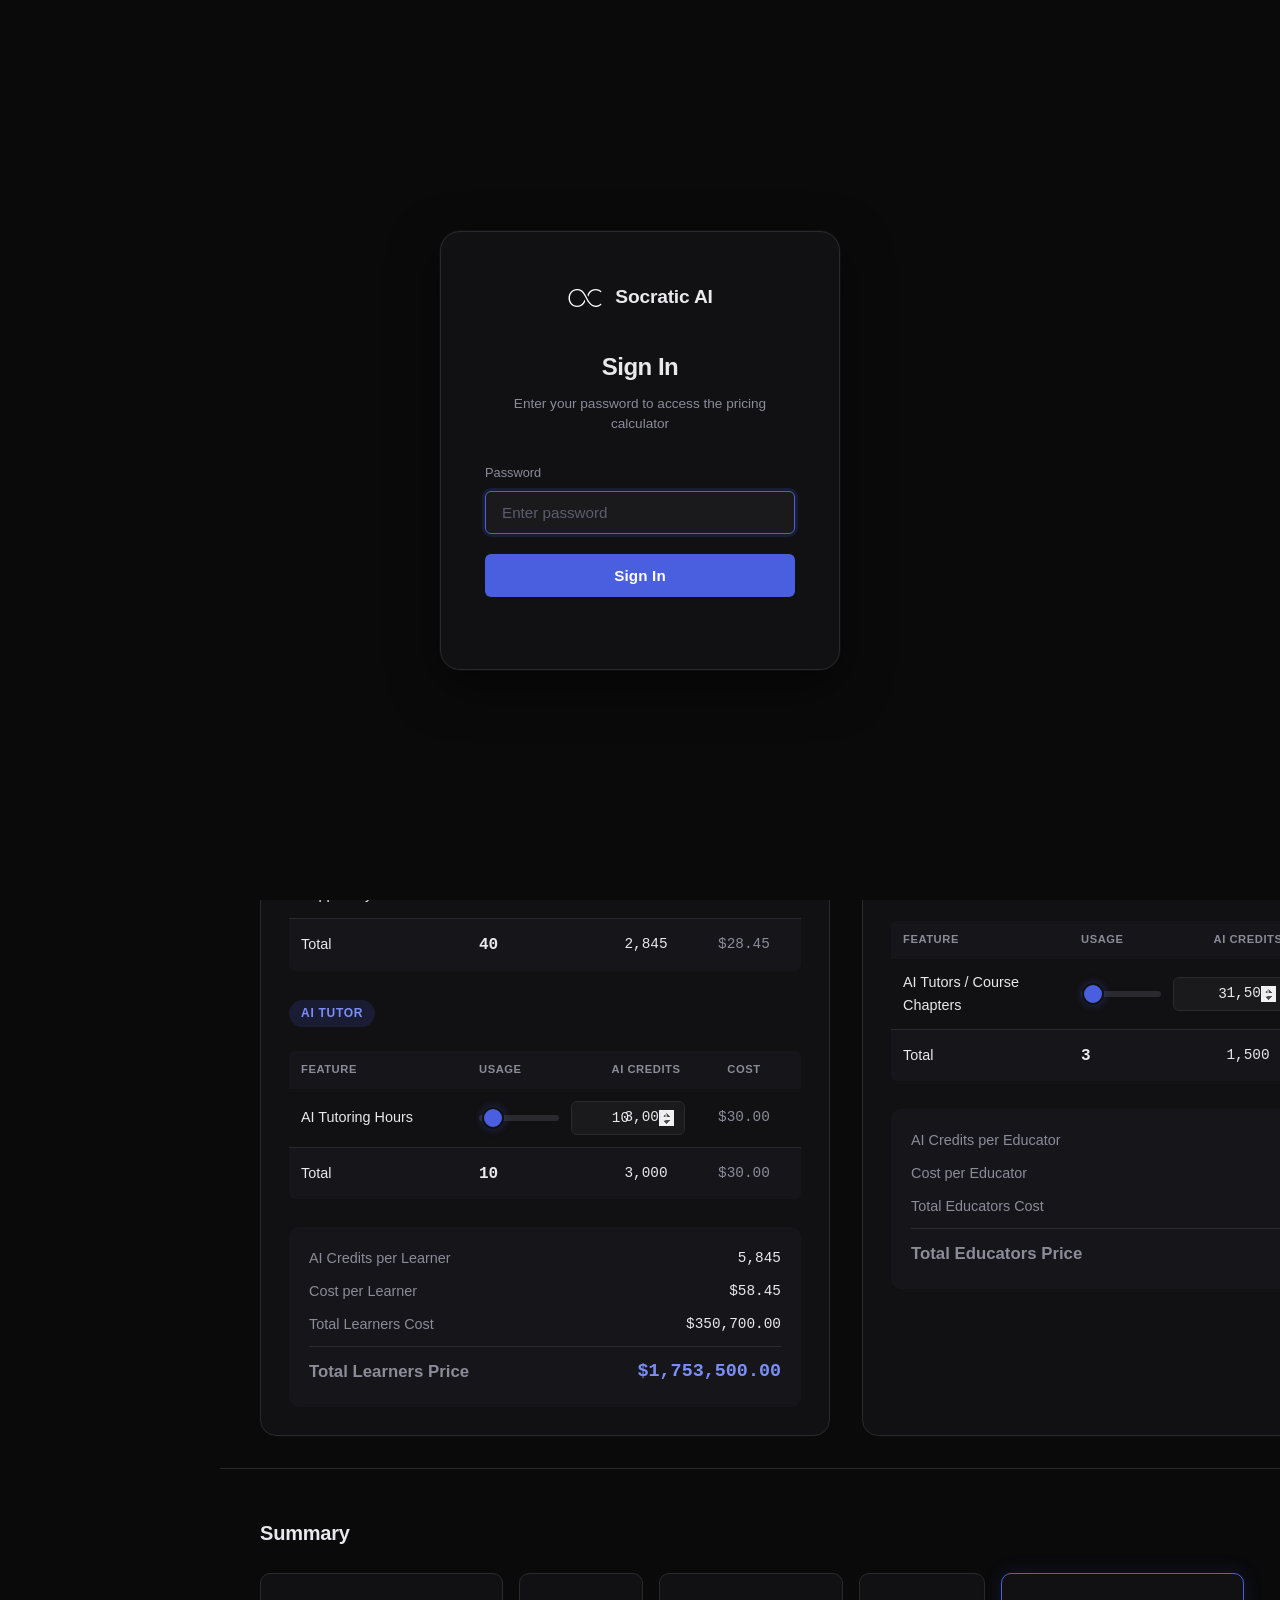
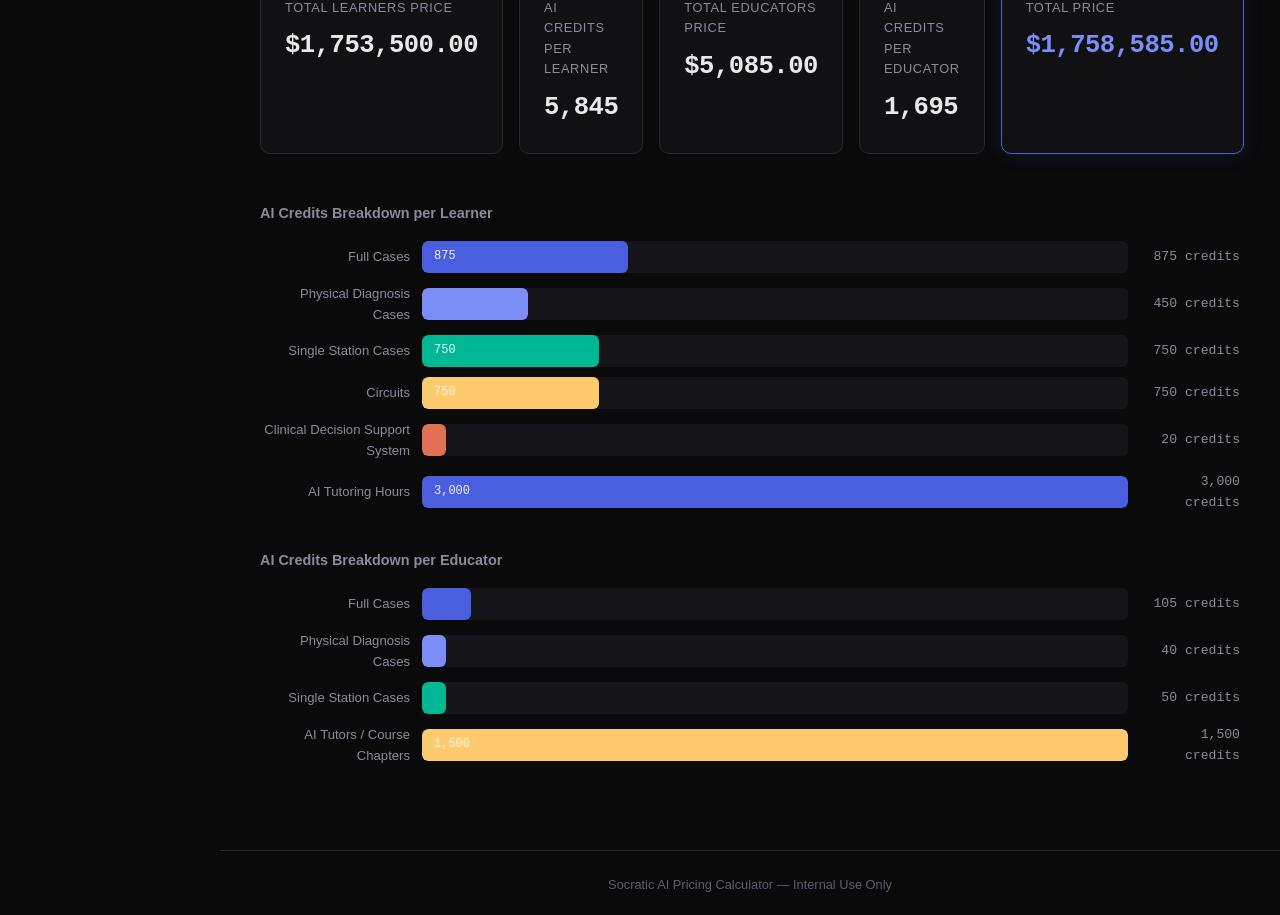
<file: index.html>
<!DOCTYPE html>
<html lang="en" class="no-js">
<head>
  <meta charset="UTF-8">
  <meta name="viewport" content="width=device-width, initial-scale=1.0">
  <meta name="theme-color" content="#0a0a0b">
  <meta http-equiv="Content-Security-Policy" content="default-src 'self'; style-src 'self' https://fonts.googleapis.com 'unsafe-inline'; font-src https://fonts.gstatic.com; img-src 'self' data:; script-src 'self'; frame-ancestors 'none'">
  <meta name="referrer" content="strict-origin-when-cross-origin">
  <title>Socratic AI · Pricing Calculator</title>
  <link rel="preconnect" href="https://fonts.googleapis.com">
  <link rel="preconnect" href="https://fonts.gstatic.com" crossorigin>
  <link href="https://fonts.googleapis.com/css2?family=Inter:wght@300;400;500;600;700&family=JetBrains+Mono:wght@400;500&display=swap" rel="stylesheet">
  <link rel="stylesheet" href="style.css">
  <script src="script.js" defer></script>
</head>
<body>

  <!-- Password Lock Screen -->
  <div id="lock-screen" class="lock-screen">
    <div class="lock-card">
      <div class="lock-brand">
        <img src="White_Symbol.png" alt="Socratic AI" class="lock-logo">
        <span class="lock-brand-name">Socratic AI</span>
      </div>
      <h2 class="lock-title">Sign In</h2>
      <p class="lock-label">Enter your password to access the pricing calculator</p>
      <div class="lock-field">
        <label for="lock-input" class="lock-field-label">Password</label>
        <input type="password" id="lock-input" class="lock-input" placeholder="Enter password" autofocus>
      </div>
      <button id="lock-btn" class="lock-btn">Sign In</button>
      <p id="lock-error" class="lock-error"></p>
    </div>
  </div>

  <div class="internal-banner">⚠ Strictly for Internal Use Only</div>

  <!-- Sidebar -->
  <aside class="sidebar" id="sidebar">
    <a href="index.html" class="sidebar-brand">
      <img src="S-Logo.png" alt="Socratic AI" class="sidebar-logo sidebar-logo-full">
      <img src="White_Symbol.png" alt="Socratic AI" class="sidebar-logo sidebar-logo-icon">
    </a>
    <nav class="sidebar-nav">
      <a href="index.html" class="sidebar-link active" data-tooltip="Pricing Calculator">
        <svg class="sidebar-icon" viewBox="0 0 20 20" fill="currentColor"><path d="M4 4a2 2 0 012-2h4.586A2 2 0 0112 2.586L15.414 6A2 2 0 0116 7.414V16a2 2 0 01-2 2H6a2 2 0 01-2-2V4z"/></svg>
        <span>Pricing Calculator</span>
      </a>
      <a href="runway.html" class="sidebar-link" data-tooltip="Runway Projections">
        <svg class="sidebar-icon" viewBox="0 0 20 20" fill="currentColor"><path d="M2 11a1 1 0 011-1h2a1 1 0 011 1v5a1 1 0 01-1 1H3a1 1 0 01-1-1v-5zm6-4a1 1 0 011-1h2a1 1 0 011 1v9a1 1 0 01-1 1H9a1 1 0 01-1-1V7zm6-3a1 1 0 011-1h2a1 1 0 011 1v12a1 1 0 01-1 1h-2a1 1 0 01-1-1V4z"/></svg>
        <span>Runway Projections</span>
      </a>
    </nav>
    <div class="sidebar-footer">
      <button class="sidebar-logout-btn" id="logout-btn" data-tooltip="Logout">
        <svg class="sidebar-icon" viewBox="0 0 20 20" fill="currentColor"><path fill-rule="evenodd" d="M3 3a1 1 0 00-1 1v12a1 1 0 001 1h5a1 1 0 100-2H4V5h4a1 1 0 100-2H3zm11.707 3.293a1 1 0 010 1.414L12.414 10l2.293 2.293a1 1 0 01-1.414 1.414l-3-3a1 1 0 010-1.414l3-3a1 1 0 011.414 0z" clip-rule="evenodd"/><path fill-rule="evenodd" d="M8 10a1 1 0 011-1h8a1 1 0 110 2H9a1 1 0 01-1-1z" clip-rule="evenodd"/></svg>
        <span>Logout</span>
      </button>
      <div class="sidebar-footer-row">
        <p>Internal Use Only</p>
        <button class="sidebar-collapse-btn" id="sidebar-collapse" aria-label="Toggle sidebar">
          <svg class="collapse-chevron" viewBox="0 0 20 20" fill="currentColor"><path fill-rule="evenodd" d="M12.707 5.293a1 1 0 010 1.414L9.414 10l3.293 3.293a1 1 0 01-1.414 1.414l-4-4a1 1 0 010-1.414l4-4a1 1 0 011.414 0z" clip-rule="evenodd"/></svg>
        </button>
      </div>
    </div>
  </aside>

  <!-- Logout confirmation modal -->
  <div class="logout-modal-overlay" id="logout-modal">
    <div class="logout-modal">
      <div class="logout-modal-icon">
        <svg viewBox="0 0 24 24" fill="none" stroke="currentColor" stroke-width="2"><path d="M9 21H5a2 2 0 01-2-2V5a2 2 0 012-2h4"/><polyline points="16 17 21 12 16 7"/><line x1="21" y1="12" x2="9" y2="12"/></svg>
      </div>
      <h3>Log Out</h3>
      <p>Are you sure you want to log out? You'll need to enter your password again to access the tool.</p>
      <div class="logout-modal-actions">
        <button class="logout-cancel-btn" id="logout-cancel">Cancel</button>
        <button class="logout-confirm-btn" id="logout-confirm">Log Out</button>
      </div>
    </div>
  </div>

  <!-- Mobile header -->
  <header class="app-header">
    <div class="container header-flex">
      <button class="sidebar-toggle" id="sidebar-toggle" aria-label="Toggle menu">
        <svg viewBox="0 0 24 24" fill="none" stroke="currentColor" stroke-width="2"><path d="M3 12h18M3 6h18M3 18h18"/></svg>
      </button>
      <a href="#" class="header-brand" id="brand-link">
        <img src="S-Logo.png" alt="Socratic AI" class="brand-logo">
      </a>
    </div>
  </header>

  <!-- Sidebar overlay for mobile -->
  <div class="sidebar-overlay" id="sidebar-overlay"></div>

  <main id="app">

    <!-- Common Inputs -->
    <section class="common-inputs">
      <div class="container">
        <div class="base-rate-info">$1 = 100 AI Credits</div>
        <div class="input-row">
          <label for="months">Duration (Months)</label>
          <div class="slider-input">
            <input type="range" id="months-slider" min="1" max="60" value="6" step="1">
            <input type="number" id="months" value="6" min="1" max="60">
          </div>
        </div>
        <div class="input-row">
          <label for="margin">Margin (%)</label>
          <div class="slider-input">
            <input type="range" id="margin-slider" min="0" max="95" value="80" step="1">
            <input type="number" id="margin" value="80" min="0" max="95">
            <span class="markup-suffix">%</span>
          </div>
        </div>
        <div class="input-row">
          <label>Usage Estimate</label>
          <div class="scope-toggle" id="usage-scope-toggle">
            <button class="scope-btn active" data-scope="total">For Total Duration</button>
            <button class="scope-btn" data-scope="monthly">Per Month</button>
          </div>
        </div>
      </div>
    </section>

    <!-- Calculator Panels -->
    <section class="calculator">
      <div class="container calc-grid">

        <!-- LEARNER PANEL -->
        <div class="calc-panel reveal" id="learner-panel">
          <div class="panel-header">
            <span class="panel-tag">01</span>
            <h2>Learners</h2>
          </div>
          <div class="panel-inputs">
            <div class="input-row">
              <label for="learner-count">No. of Learners</label>
              <div class="slider-input">
                <input type="range" id="learner-count-slider" min="1" max="10000" value="1000" step="1">
                <input type="number" id="learner-count" value="1000" min="1" max="10000">
              </div>
            </div>
          </div>

          <!-- Product sections generated by JS -->
          <div id="learner-products"></div>

          <!-- Learner Summary -->
          <div class="panel-summary">
            <div class="summary-row">
              <span>AI Credits per Learner</span>
              <span class="mono" id="learner-credits">0</span>
            </div>
            <div class="summary-row">
              <span>Cost per Learner</span>
              <span class="mono" id="learner-cost">$0.00</span>
            </div>
            <div class="summary-row">
              <span>Total Learners Cost</span>
              <span class="mono" id="learner-total-cost">$0.00</span>
            </div>
            <div class="summary-row total">
              <span>Total Learners Price</span>
              <span class="mono" id="learner-total">$0.00</span>
            </div>
          </div>
        </div>

        <!-- EDUCATOR PANEL -->
        <div class="calc-panel reveal" id="educator-panel">
          <div class="panel-header">
            <span class="panel-tag">02</span>
            <h2>Educators</h2>
          </div>
          <div class="panel-inputs">
            <div class="input-row">
              <label for="educator-count">No. of Educators</label>
              <div class="slider-input">
                <input type="range" id="educator-count-slider" min="1" max="500" value="10" step="1">
                <input type="number" id="educator-count" value="10" min="1" max="500">
              </div>
            </div>
          </div>

          <!-- Product sections generated by JS -->
          <div id="educator-products"></div>

          <!-- Educator Summary -->
          <div class="panel-summary">
            <div class="summary-row">
              <span>AI Credits per Educator</span>
              <span class="mono" id="educator-credits">0</span>
            </div>
            <div class="summary-row">
              <span>Cost per Educator</span>
              <span class="mono" id="educator-cost">$0.00</span>
            </div>
            <div class="summary-row">
              <span>Total Educators Cost</span>
              <span class="mono" id="educator-total-cost">$0.00</span>
            </div>
            <div class="summary-row total">
              <span>Total Educators Price</span>
              <span class="mono" id="educator-total">$0.00</span>
            </div>
          </div>
        </div>

      </div>
    </section>

    <!-- Summary Section -->
    <section class="summary-section reveal">
      <div class="container">
        <h2 class="section-title">Summary</h2>
        <div class="summary-cards">
          <div class="summary-card">
            <span class="card-label">Total Learners Price</span>
            <span class="card-value mono" id="summary-learner">$0</span>
          </div>
          <div class="summary-card">
            <span class="card-label">AI Credits per Learner</span>
            <span class="card-value mono" id="summary-learner-credits">0</span>
          </div>
          <div class="summary-card">
            <span class="card-label">Total Educators Price</span>
            <span class="card-value mono" id="summary-educator">$0</span>
          </div>
          <div class="summary-card">
            <span class="card-label">AI Credits per Educator</span>
            <span class="card-value mono" id="summary-educator-credits">0</span>
          </div>
          <div class="summary-card accent">
            <span class="card-label">Total Price</span>
            <span class="card-value mono" id="summary-total">$0</span>
          </div>
        </div>

        <!-- Cost Breakdown Chart -->
        <div class="chart-section">
          <h3>AI Credits Breakdown per Learner</h3>
          <div class="chart-container" id="learner-chart"></div>
        </div>
        <div class="chart-section">
          <h3>AI Credits Breakdown per Educator</h3>
          <div class="chart-container" id="educator-chart"></div>
        </div>
      </div>
    </section>

  </main>

  <footer class="app-footer">
    <div class="container">
      <p>Socratic AI Pricing Calculator — Internal Use Only</p>
    </div>
  </footer>

</body>
</html>
</file>
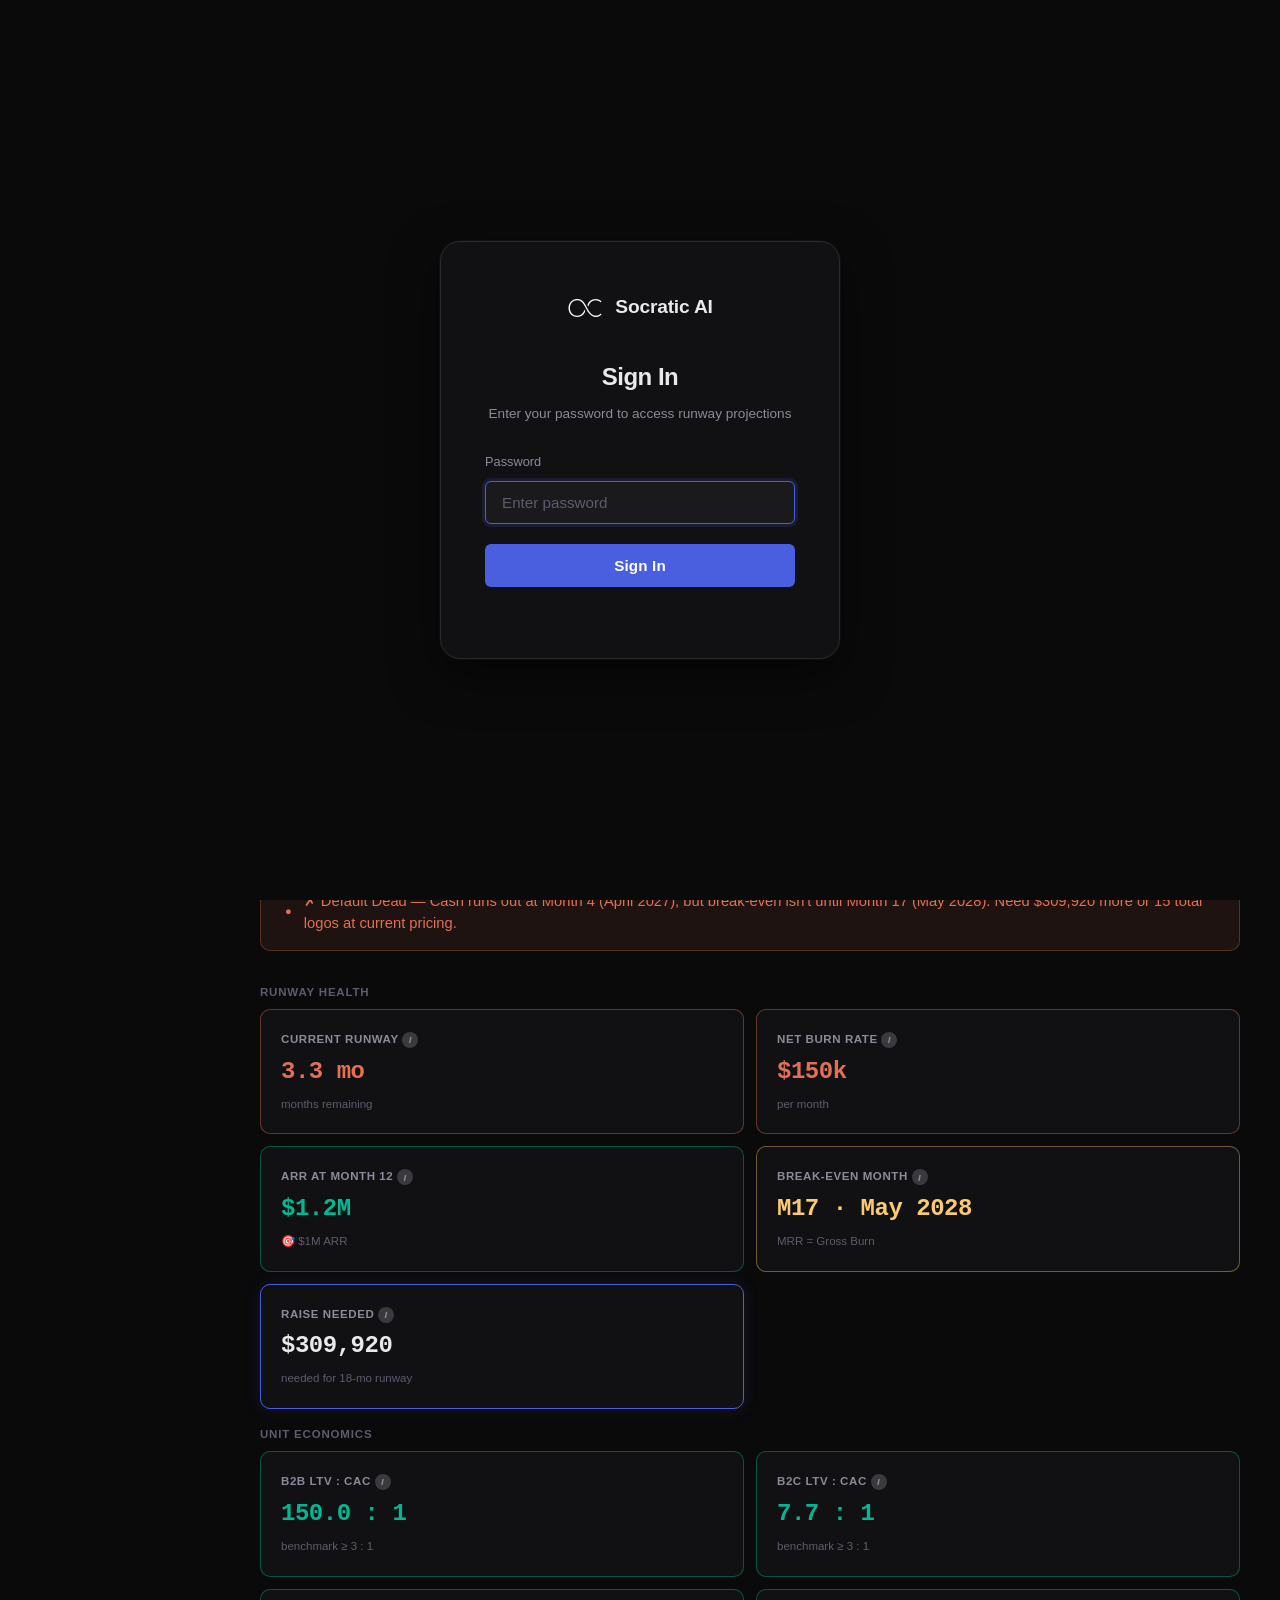
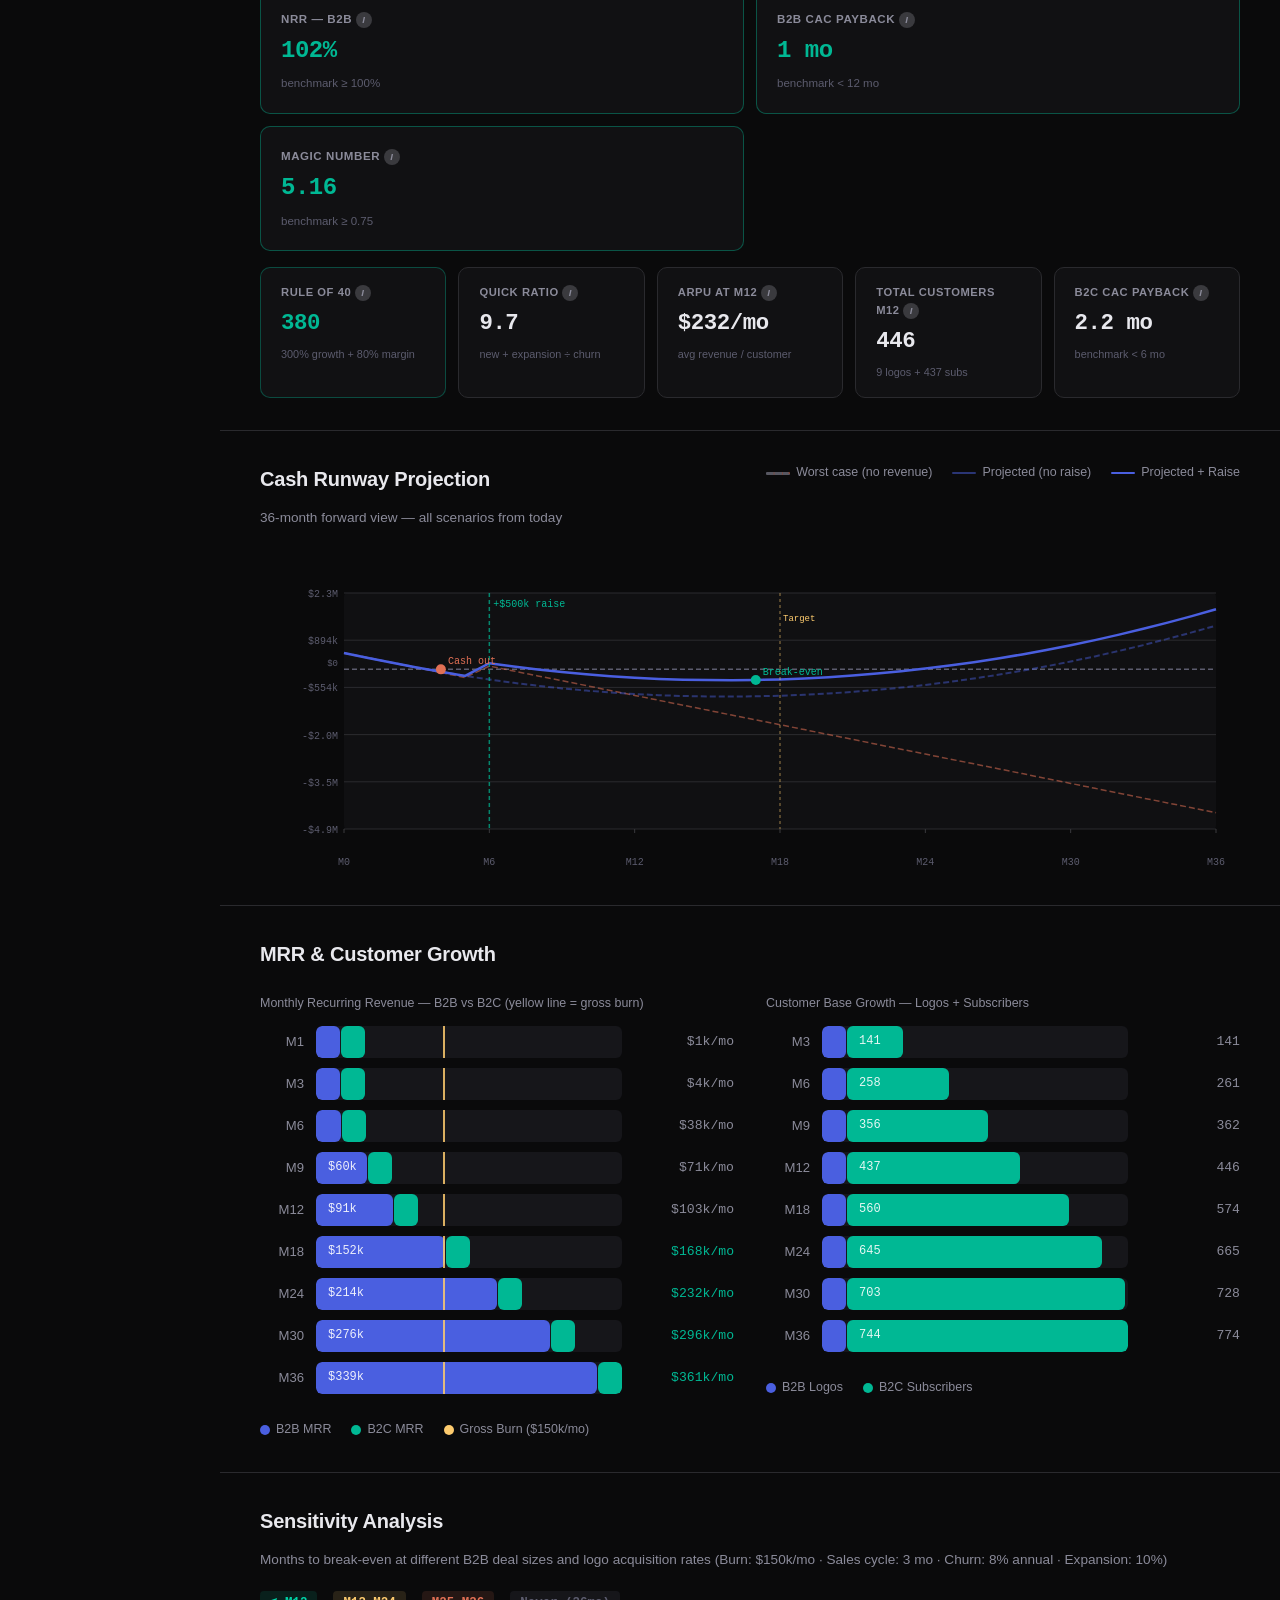
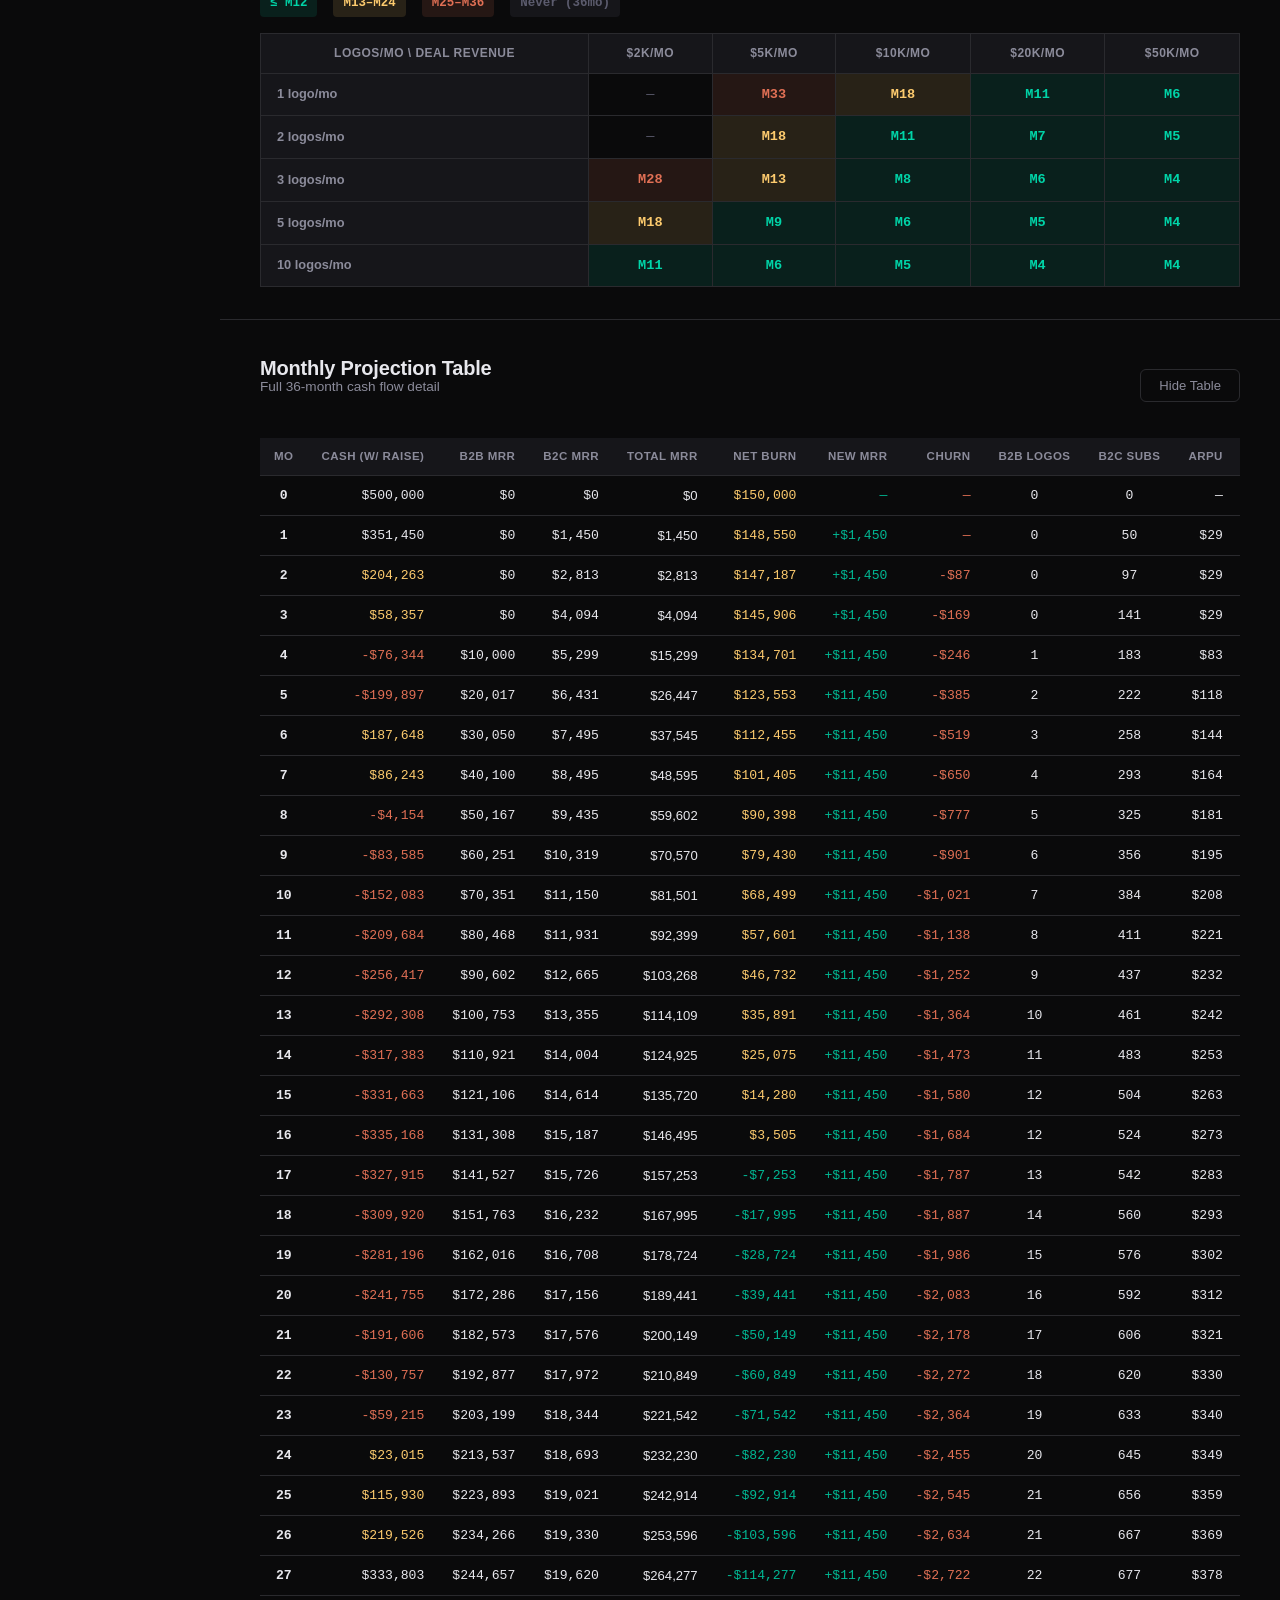
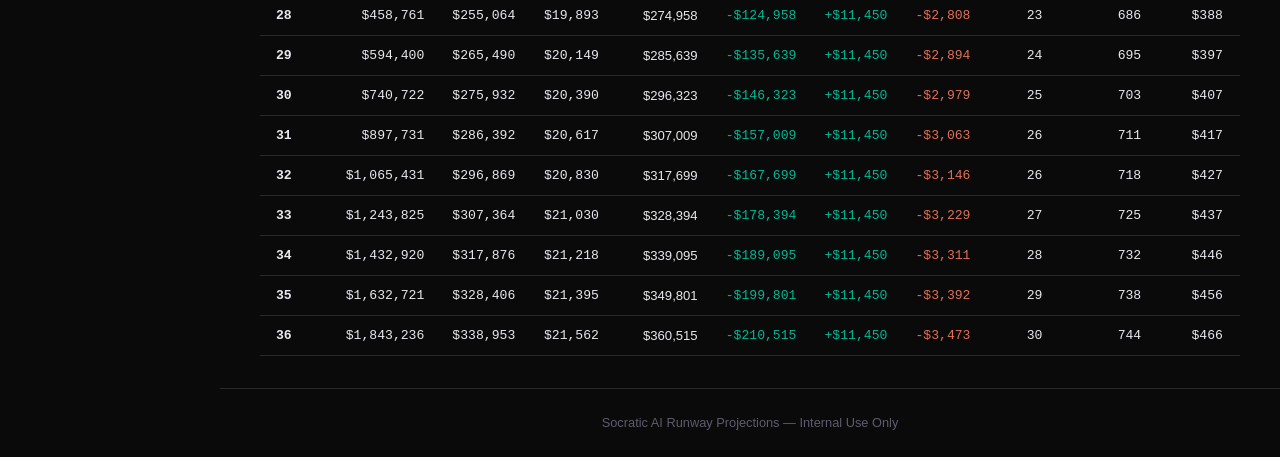
<file: runway.html>
<!DOCTYPE html>
<html lang="en" class="no-js">
<head>
  <meta charset="UTF-8">
  <meta name="viewport" content="width=device-width, initial-scale=1.0">
  <meta name="theme-color" content="#0a0a0b">
  <meta http-equiv="Content-Security-Policy" content="default-src 'self'; style-src 'self' https://fonts.googleapis.com 'unsafe-inline'; font-src https://fonts.gstatic.com; img-src 'self' data:; script-src 'self'; frame-ancestors 'none'">
  <meta name="referrer" content="strict-origin-when-cross-origin">
  <title>Socratic AI · Runway Projections</title>
  <link rel="preconnect" href="https://fonts.googleapis.com">
  <link rel="preconnect" href="https://fonts.gstatic.com" crossorigin>
  <link href="https://fonts.googleapis.com/css2?family=Inter:wght@300;400;500;600;700&family=JetBrains+Mono:wght@400;500&display=swap" rel="stylesheet">
  <link rel="stylesheet" href="style.css">
  <script src="runway.js" defer></script>
</head>
<body>

  <div id="lock-screen" class="lock-screen">
    <div class="lock-card">
      <div class="lock-brand">
        <img src="White_Symbol.png" alt="Socratic AI" class="lock-logo">
        <span class="lock-brand-name">Socratic AI</span>
      </div>
      <h2 class="lock-title">Sign In</h2>
      <p class="lock-label">Enter your password to access runway projections</p>
      <div class="lock-field">
        <label for="lock-input" class="lock-field-label">Password</label>
        <input type="password" id="lock-input" class="lock-input" placeholder="Enter password" autofocus>
      </div>
      <button id="lock-btn" class="lock-btn">Sign In</button>
      <p id="lock-error" class="lock-error"></p>
    </div>
  </div>

  <div class="internal-banner">⚠ Strictly for Internal Use Only</div>

  <!-- Sidebar -->
  <aside class="sidebar" id="sidebar">
    <a href="index.html" class="sidebar-brand">
      <img src="S-Logo.png" alt="Socratic AI" class="sidebar-logo sidebar-logo-full">
      <img src="White_Symbol.png" alt="Socratic AI" class="sidebar-logo sidebar-logo-icon">
    </a>
    <nav class="sidebar-nav">
      <a href="index.html" class="sidebar-link" data-tooltip="Pricing Calculator">
        <svg class="sidebar-icon" viewBox="0 0 20 20" fill="currentColor"><path d="M4 4a2 2 0 012-2h4.586A2 2 0 0112 2.586L15.414 6A2 2 0 0116 7.414V16a2 2 0 01-2 2H6a2 2 0 01-2-2V4z"/></svg>
        <span>Pricing Calculator</span>
      </a>
      <a href="runway.html" class="sidebar-link active" data-tooltip="Runway Projections">
        <svg class="sidebar-icon" viewBox="0 0 20 20" fill="currentColor"><path d="M2 11a1 1 0 011-1h2a1 1 0 011 1v5a1 1 0 01-1 1H3a1 1 0 01-1-1v-5zm6-4a1 1 0 011-1h2a1 1 0 011 1v9a1 1 0 01-1 1H9a1 1 0 01-1-1V7zm6-3a1 1 0 011-1h2a1 1 0 011 1v12a1 1 0 01-1 1h-2a1 1 0 01-1-1V4z"/></svg>
        <span>Runway Projections</span>
      </a>
    </nav>
    <div class="sidebar-footer">
      <button class="sidebar-logout-btn" id="logout-btn" data-tooltip="Logout">
        <svg class="sidebar-icon" viewBox="0 0 20 20" fill="currentColor"><path fill-rule="evenodd" d="M3 3a1 1 0 00-1 1v12a1 1 0 001 1h5a1 1 0 100-2H4V5h4a1 1 0 100-2H3zm11.707 3.293a1 1 0 010 1.414L12.414 10l2.293 2.293a1 1 0 01-1.414 1.414l-3-3a1 1 0 010-1.414l3-3a1 1 0 011.414 0z" clip-rule="evenodd"/><path fill-rule="evenodd" d="M8 10a1 1 0 011-1h8a1 1 0 110 2H9a1 1 0 01-1-1z" clip-rule="evenodd"/></svg>
        <span>Logout</span>
      </button>
      <div class="sidebar-footer-row">
        <p>Internal Use Only</p>
        <button class="sidebar-collapse-btn" id="sidebar-collapse" aria-label="Toggle sidebar">
          <svg class="collapse-chevron" viewBox="0 0 20 20" fill="currentColor"><path fill-rule="evenodd" d="M12.707 5.293a1 1 0 010 1.414L9.414 10l3.293 3.293a1 1 0 01-1.414 1.414l-4-4a1 1 0 010-1.414l4-4a1 1 0 011.414 0z" clip-rule="evenodd"/></svg>
        </button>
      </div>
    </div>
  </aside>

  <!-- Logout confirmation modal -->
  <div class="logout-modal-overlay" id="logout-modal">
    <div class="logout-modal">
      <div class="logout-modal-icon">
        <svg viewBox="0 0 24 24" fill="none" stroke="currentColor" stroke-width="2"><path d="M9 21H5a2 2 0 01-2-2V5a2 2 0 012-2h4"/><polyline points="16 17 21 12 16 7"/><line x1="21" y1="12" x2="9" y2="12"/></svg>
      </div>
      <h3>Log Out</h3>
      <p>Are you sure you want to log out? You'll need to enter your password again to access the tool.</p>
      <div class="logout-modal-actions">
        <button class="logout-cancel-btn" id="logout-cancel">Cancel</button>
        <button class="logout-confirm-btn" id="logout-confirm">Log Out</button>
      </div>
    </div>
  </div>

  <!-- Mobile header -->
  <header class="app-header">
    <div class="container header-flex">
      <button class="sidebar-toggle" id="sidebar-toggle" aria-label="Toggle menu">
        <svg viewBox="0 0 24 24" fill="none" stroke="currentColor" stroke-width="2"><path d="M3 12h18M3 6h18M3 18h18"/></svg>
      </button>
      <a href="runway.html" class="header-brand" id="brand-link">
        <img src="S-Logo.png" alt="Socratic AI" class="brand-logo">
      </a>
    </div>
  </header>

  <!-- Sidebar overlay for mobile -->
  <div class="sidebar-overlay" id="sidebar-overlay"></div>

  <main id="app">

    <!-- ===== INPUTS ===== -->
    <section class="common-inputs">
      <div class="container">

        <!-- Row 1: Financial Position (full width) -->
        <div class="runway-fp-block">
          <div class="runway-fp-header">
            <h3 class="runway-block-title">Financial Position</h3>
            <button id="reset-btn" class="reset-btn">Reset Defaults</button>
          </div>
          <div class="runway-fp-grid">
            <div class="fp-field">
              <label>Cash in Bank <span class="info-tip"><span class="info-icon">i</span><span class="info-tooltip">Total cash currently sitting in your bank account. This is your starting point — everything is measured against how long this lasts.</span></span></label>
              <div class="fp-input-wrap">
                <span class="fp-prefix">$</span>
                <input type="number" id="cash-balance" value="500000" min="0" step="50000">
              </div>
            </div>
            <div class="fp-field">
              <label>Monthly Gross Burn <span class="info-tip"><span class="info-icon">i</span><span class="info-tooltip">Total monthly operating expenses — salaries, infrastructure, software, office, and all other costs — before any revenue is counted.</span></span></label>
              <div class="fp-input-wrap">
                <span class="fp-prefix">$</span>
                <input type="number" id="gross-burn" value="150000" min="0" step="10000">
              </div>
            </div>
            <div class="fp-field">
              <label>Current B2B MRR <span class="info-tip"><span class="info-icon">i</span><span class="info-tooltip">Monthly Recurring Revenue already coming in from existing enterprise contracts. Enter 0 if you have no paying enterprise clients yet.</span></span></label>
              <div class="fp-input-wrap">
                <span class="fp-prefix">$</span>
                <input type="number" id="current-mrr-b2b" value="0" min="0" step="1000">
              </div>
            </div>
            <div class="fp-field">
              <label>Current B2C MRR <span class="info-tip"><span class="info-icon">i</span><span class="info-tooltip">Monthly Recurring Revenue already coming in from existing individual subscribers. Enter 0 if you have no paying subscribers yet.</span></span></label>
              <div class="fp-input-wrap">
                <span class="fp-prefix">$</span>
                <input type="number" id="current-mrr-b2c" value="0" min="0" step="500">
              </div>
            </div>
            <div class="fp-field">
              <label>Gross Margin <span class="info-tip"><span class="info-icon">i</span><span class="info-tooltip">% of revenue left after direct AI/hosting costs (e.g. API calls, compute). Pure software typically runs 70–85%. Used in LTV and Rule of 40 calculations.</span></span><span class="fp-hint">software COGS</span></label>
              <div class="fp-input-wrap">
                <input type="number" id="gross-margin-pct" value="80" min="0" max="100" step="1">
                <span class="fp-suffix">%</span>
              </div>
            </div>
            <div class="fp-field">
              <label>Monthly S&amp;M Budget <span class="info-tip"><span class="info-icon">i</span><span class="info-tooltip">Monthly spend on Sales &amp; Marketing. Used to calculate the Magic Number — how efficiently you convert S&amp;M spend into new recurring revenue.</span></span><span class="fp-hint">for Magic No.</span></label>
              <div class="fp-input-wrap">
                <span class="fp-prefix">$</span>
                <input type="number" id="monthly-sales-budget" value="20000" min="0" step="1000">
              </div>
            </div>
          </div>
        </div>

        <!-- Row 2: Three columns — B2B | B2C | Raise -->
        <div class="runway-streams-grid">

          <!-- B2B Stream -->
          <div class="runway-input-block">
            <h3 class="runway-block-title">B2B Stream <span class="block-tag">Enterprise</span></h3>
            <div class="input-row">
              <label>Deal Revenue / Client / Month ($) <span class="input-hint">set from pricing calc</span> <span class="info-tip"><span class="info-icon">i</span><span class="info-tooltip">Monthly revenue from one enterprise client (institution). Take the Total Price from the Pricing Calculator and divide by the contract length in months.</span></span></label>
              <div class="slider-input">
                <input type="range" id="b2b-deal-slider" min="0" max="100000" step="500" value="10000">
                <input type="number" id="b2b-deal-revenue" value="10000" min="0">
              </div>
            </div>
            <div class="input-row">
              <label>New Clients per Month <span class="info-tip"><span class="info-icon">i</span><span class="info-tooltip">Number of new enterprise institutions (medical schools, hospitals, residency programs) you sign contracts with each month. Also called "new logos" in SaaS — each client adds their logo to your roster.</span></span></label>
              <div class="slider-input">
                <input type="range" id="logos-slider" min="0" max="20" step="1" value="1">
                <input type="number" id="new-logos" value="1" min="0">
              </div>
            </div>
            <div class="input-row">
              <label>Sales Cycle (months) <span class="info-tip"><span class="info-icon">i</span><span class="info-tooltip">Average time from first contact to a signed contract. Enterprise healthcare deals typically take 3–9 months. Revenue is delayed by this many months — deals you start today don't generate cash until later.</span></span></label>
              <div class="slider-input">
                <input type="range" id="sales-cycle-slider" min="0" max="12" step="1" value="3">
                <input type="number" id="sales-cycle" value="3" min="0" max="24">
              </div>
            </div>
            <div class="input-row">
              <label>Annual Client Churn (%) <span class="info-tip"><span class="info-icon">i</span><span class="info-tooltip">% of enterprise clients that cancel their contract each year. Industry benchmark: 5–10%. Lower is better — losing a client means losing their full annual revenue.</span></span></label>
              <div class="slider-input">
                <input type="range" id="b2b-churn-slider" min="0" max="50" step="1" value="8">
                <input type="number" id="b2b-churn" value="8" min="0" max="100">
                <span class="markup-suffix">%</span>
              </div>
            </div>
            <div class="input-row">
              <label>Annual Expansion MRR (%) <span class="info-tip"><span class="info-icon">i</span><span class="info-tooltip">Annual % growth in revenue from existing clients via upsells, seat expansion, or adding modules. When this exceeds churn %, your NRR goes above 100% — meaning existing clients alone grow your revenue.</span></span></label>
              <div class="slider-input">
                <input type="range" id="expansion-slider" min="0" max="50" step="1" value="10">
                <input type="number" id="expansion-pct" value="10" min="0" max="100">
                <span class="markup-suffix">%</span>
              </div>
            </div>
            <div class="input-row">
              <label>B2B CAC ($) <span class="info-tip"><span class="info-icon">i</span><span class="info-tooltip">Customer Acquisition Cost — total sales &amp; marketing spend required to close one enterprise deal. Includes salesperson time, travel, demos, and marketing attribution.</span></span></label>
              <div class="slider-input">
                <input type="range" id="b2b-cac-slider" min="0" max="100000" step="500" value="8000">
                <input type="number" id="b2b-cac" value="8000" min="0">
              </div>
            </div>
          </div>

          <!-- B2C Stream -->
          <div class="runway-input-block">
            <h3 class="runway-block-title">B2C Stream <span class="block-tag b2c">Individual</span></h3>
            <div class="input-row">
              <label>New Subscribers / Month <span class="info-tip"><span class="info-icon">i</span><span class="info-tooltip">Number of new individual users (students, clinicians) signing up each month via your website, app stores, or referrals.</span></span></label>
              <div class="slider-input">
                <input type="range" id="subs-slider" min="0" max="1000" step="10" value="50">
                <input type="number" id="new-subs" value="50" min="0">
              </div>
            </div>
            <div class="input-row">
              <label>Monthly Price / Subscriber ($) <span class="info-tip"><span class="info-icon">i</span><span class="info-tooltip">What each individual subscriber pays per month. Common benchmarks: $10–20 (consumer), $29–49 (professional/prosumer), $99+ (specialist tools).</span></span></label>
              <div class="slider-input">
                <input type="range" id="b2c-price-slider" min="0" max="500" step="1" value="29">
                <input type="number" id="b2c-price" value="29" min="0">
              </div>
            </div>
            <div class="input-row">
              <label>Monthly Churn Rate (%) <span class="info-tip"><span class="info-icon">i</span><span class="info-tooltip">% of subscribers who cancel each month. Industry benchmark: 3–8%. At 6% monthly churn, the average subscriber stays ~17 months. Lower churn = higher LTV.</span></span></label>
              <div class="slider-input">
                <input type="range" id="b2c-churn-slider" min="0" max="30" step="1" value="6">
                <input type="number" id="b2c-churn" value="6" min="0" max="100">
                <span class="markup-suffix">%</span>
              </div>
            </div>
            <div class="input-row">
              <label>B2C CAC ($) <span class="info-tip"><span class="info-icon">i</span><span class="info-tooltip">Customer Acquisition Cost — average cost to acquire one subscriber via paid ads, content marketing, or referral programs. Must be lower than LTV to be sustainable.</span></span></label>
              <div class="slider-input">
                <input type="range" id="b2c-cac-slider" min="0" max="500" step="5" value="50">
                <input type="number" id="b2c-cac" value="50" min="0">
              </div>
            </div>

            <!-- B2C derived stats -->
            <div class="stream-stats">
              <div class="stream-stat">
                <span class="stat-label">B2C Steady-State MRR <span class="info-tip"><span class="info-icon">i</span><span class="info-tooltip">The MRR ceiling your B2C stream approaches over time at current growth and churn rates. Formula: (New Subs × Price) ÷ Monthly Churn %.</span></span></span>
                <span class="stat-value mono" id="b2c-steady-state">—</span>
              </div>
              <div class="stream-stat">
                <span class="stat-label">Avg Subscriber Lifetime <span class="info-tip"><span class="info-icon">i</span><span class="info-tooltip">Average months a subscriber stays before cancelling. Formula: 1 ÷ Monthly Churn Rate. At 6% churn = ~17 months average lifetime.</span></span></span>
                <span class="stat-value mono" id="b2c-lifetime">—</span>
              </div>
            </div>
          </div>

          <!-- Raise Planning -->
          <div class="runway-input-block">
            <h3 class="runway-block-title">Raise Planning</h3>
            <div class="input-row">
              <label>Target Runway (months) <span class="info-tip"><span class="info-icon">i</span><span class="info-tooltip">How many months of cash you want to maintain. Rule of thumb: always keep 18+ months. Start fundraising when you have 12 months left — closing a round takes 3–6 months.</span></span></label>
              <div class="slider-input">
                <input type="range" id="target-runway-slider" min="6" max="36" step="1" value="18">
                <input type="number" id="target-runway" value="18" min="1" max="60">
              </div>
            </div>
            <div class="input-row">
              <label>Planned Raise ($) <span class="info-tip"><span class="info-icon">i</span><span class="info-tooltip">Amount you plan to raise in your next funding round (seed, bridge, Series A, etc.). This cash lands in your account on the close date and extends your runway.</span></span></label>
              <div class="slider-input">
                <input type="range" id="raise-slider" min="0" max="5000000" step="100000" value="0">
                <input type="number" id="planned-raise" value="0" min="0">
              </div>
            </div>
            <div class="input-row">
              <label>Raise Closes in (month) <span class="info-tip"><span class="info-icon">i</span><span class="info-tooltip">Which month from today you expect the raise to close and cash to land in your account. A warning appears if this is later than your cash-out date.</span></span></label>
              <div class="slider-input">
                <input type="range" id="raise-month-slider" min="1" max="24" step="1" value="6">
                <input type="number" id="raise-close-month" value="6" min="1" max="36">
              </div>
            </div>

            <!-- Raise derived stats -->
            <div class="stream-stats">
              <div class="stream-stat">
                <span class="stat-label">Break-even MRR Target <span class="info-tip"><span class="info-icon">i</span><span class="info-tooltip">The monthly recurring revenue you need to reach so that MRR ≥ Gross Burn — at this point you stop burning cash from operations.</span></span></span>
                <span class="stat-value mono" id="breakeven-mrr-target">—</span>
              </div>
              <div class="stream-stat">
                <span class="stat-label">Clients Needed to Break-even <span class="info-tip"><span class="info-icon">i</span><span class="info-tooltip">Number of enterprise clients required at the current deal size to cover your monthly gross burn entirely from B2B revenue alone.</span></span></span>
                <span class="stat-value mono" id="logos-to-breakeven">—</span>
              </div>
            </div>

            <!-- Raise timing warning -->
            <div id="raise-warning" class="raise-warning hidden">
              ⚠ Raise closes at <span id="raise-month-label"></span>, but cash runs out at <span id="zero-month-label"></span>. Close raise earlier.
            </div>
          </div>

        </div>
      </div>
    </section>

    <!-- ===== VERDICT ===== -->
    <section class="verdict-section">
      <div class="container">
        <div id="verdict-banner" class="verdict-banner verdict-dead">
          <span class="verdict-icon">●</span>
          <span class="verdict-text" id="verdict-text">Calculating...</span>
        </div>
      </div>
    </section>

    <!-- ===== KPI CARDS ===== -->
    <section class="kpi-section reveal">
      <div class="container">

        <div class="kpi-row-label">Runway Health</div>
        <div class="kpi-grid" id="kpi-grid-runway">
          <div class="kpi-card" id="kpi-runway">
            <span class="kpi-label">Current Runway <span class="info-tip"><span class="info-icon">i</span><span class="info-tooltip">Months of cash remaining at your current net burn rate. Formula: Cash ÷ (Gross Burn − MRR). 🔴 &lt;6 mo  🟡 6–12 mo  🟢 ≥18 mo</span></span></span>
            <span class="kpi-value mono" id="kpi-runway-val">—</span>
            <span class="kpi-sub">months remaining</span>
          </div>
          <div class="kpi-card" id="kpi-netburn">
            <span class="kpi-label">Net Burn Rate <span class="info-tip"><span class="info-icon">i</span><span class="info-tooltip">Monthly cash consumption after subtracting all revenue. Formula: Gross Burn − Total MRR. Negative means you're cash-flow positive — revenue exceeds expenses.</span></span></span>
            <span class="kpi-value mono" id="kpi-netburn-val">—</span>
            <span class="kpi-sub">per month</span>
          </div>
          <div class="kpi-card" id="kpi-arr">
            <span class="kpi-label">ARR at Month 12 <span class="info-tip"><span class="info-icon">i</span><span class="info-tooltip">Annualized Run Rate — projected MRR at month 12 multiplied by 12. Key milestones investors track: $500k → $1M → $3M → $10M ARR.</span></span></span>
            <span class="kpi-value mono" id="kpi-arr-val">—</span>
            <span class="kpi-sub" id="kpi-arr-sub">annualized</span>
          </div>
          <div class="kpi-card" id="kpi-breakeven">
            <span class="kpi-label">Break-even Month <span class="info-tip"><span class="info-icon">i</span><span class="info-tooltip">The month when MRR first equals or exceeds Gross Burn. After this point, operations no longer consume cash — you're self-sustaining.</span></span></span>
            <span class="kpi-value mono" id="kpi-breakeven-val">—</span>
            <span class="kpi-sub">MRR = Gross Burn</span>
          </div>
          <div class="kpi-card accent" id="kpi-raise">
            <span class="kpi-label">Raise Needed <span class="info-tip"><span class="info-icon">i</span><span class="info-tooltip">Additional capital required to fund your target runway, beyond current cash and projected revenue. Formula: (Burn × Target Months) − Cash − Projected Revenue − Planned Raise.</span></span></span>
            <span class="kpi-value mono" id="kpi-raise-val">—</span>
            <span class="kpi-sub" id="kpi-raise-sub">for target runway</span>
          </div>
        </div>

        <div class="kpi-row-label" style="margin-top: 16px;">Unit Economics</div>
        <div class="kpi-grid" id="kpi-grid-economics">
          <div class="kpi-card" id="kpi-b2b-ltvcac">
            <span class="kpi-label">B2B LTV : CAC <span class="info-tip"><span class="info-icon">i</span><span class="info-tooltip">Lifetime Value ÷ Customer Acquisition Cost for enterprise clients. LTV = Deal Revenue × Avg Lifetime × Gross Margin. Benchmark ≥ 3:1. Below 1:1 means you lose money on every client.</span></span></span>
            <span class="kpi-value mono" id="kpi-b2b-ltvcac-val">—</span>
            <span class="kpi-sub">benchmark ≥ 3 : 1</span>
          </div>
          <div class="kpi-card" id="kpi-b2c-ltvcac">
            <span class="kpi-label">B2C LTV : CAC <span class="info-tip"><span class="info-icon">i</span><span class="info-tooltip">Lifetime Value ÷ Customer Acquisition Cost for individual subscribers. LTV = Monthly Price × Avg Lifetime × Gross Margin. Benchmark ≥ 3:1.</span></span></span>
            <span class="kpi-value mono" id="kpi-b2c-ltvcac-val">—</span>
            <span class="kpi-sub">benchmark ≥ 3 : 1</span>
          </div>
          <div class="kpi-card" id="kpi-nrr">
            <span class="kpi-label">NRR — B2B <span class="info-tip"><span class="info-icon">i</span><span class="info-tooltip">Net Revenue Retention — % of B2B revenue retained after 12 months, including upsells and minus churn. Above 100% means existing clients alone grow your revenue. The #1 metric Series B+ investors look at.</span></span></span>
            <span class="kpi-value mono" id="kpi-nrr-val">—</span>
            <span class="kpi-sub">benchmark ≥ 100%</span>
          </div>
          <div class="kpi-card" id="kpi-cac-payback-b2b">
            <span class="kpi-label">B2B CAC Payback <span class="info-tip"><span class="info-icon">i</span><span class="info-tooltip">Months to recover your enterprise client acquisition cost from gross margin. Formula: CAC ÷ (Monthly Revenue × Gross Margin %). Benchmark &lt;12 months.</span></span></span>
            <span class="kpi-value mono" id="kpi-cac-payback-b2b-val">—</span>
            <span class="kpi-sub">benchmark &lt; 12 mo</span>
          </div>
          <div class="kpi-card" id="kpi-magic">
            <span class="kpi-label">Magic Number <span class="info-tip"><span class="info-icon">i</span><span class="info-tooltip">Measures S&amp;M efficiency. Formula: Net New ARR (year 1) ÷ Annual S&amp;M Spend. ≥0.75 = efficient, ≥1.0 = excellent. Below 0.25 means your sales engine is not working.</span></span></span>
            <span class="kpi-value mono" id="kpi-magic-val">—</span>
            <span class="kpi-sub">benchmark ≥ 0.75</span>
          </div>
        </div>

        <!-- Badges row -->
        <div class="badges-row">
          <div class="metric-badge" id="rule40-badge">
            <span class="badge-label">Rule of 40 <span class="info-tip"><span class="info-icon">i</span><span class="info-tooltip">YoY revenue growth % + gross margin %. A healthy SaaS scores ≥40. Fast-growing early-stage companies often score 80–150+. Below 40 signals you need to either grow faster or cut costs.</span></span></span>
            <span class="badge-value mono" id="rule40-val">—</span>
            <span class="badge-detail" id="rule40-detail">growth + margin</span>
          </div>
          <div class="metric-badge" id="quick-ratio-badge">
            <span class="badge-label">Quick Ratio <span class="info-tip"><span class="info-icon">i</span><span class="info-tooltip">Growth efficiency score. Formula: (New MRR + Expansion MRR) ÷ Churned MRR at month 12. &gt;4 = excellent, 1–4 = growing, &lt;1 = shrinking. Measures how much new revenue you generate per dollar lost to churn.</span></span></span>
            <span class="badge-value mono" id="quick-ratio-val">—</span>
            <span class="badge-detail">new + expansion ÷ churn</span>
          </div>
          <div class="metric-badge" id="arpu-badge">
            <span class="badge-label">ARPU at M12 <span class="info-tip"><span class="info-icon">i</span><span class="info-tooltip">Average Revenue Per User at month 12. Formula: Total MRR ÷ Total Active Customers. Higher ARPU = more revenue per customer, easier path to profitability.</span></span></span>
            <span class="badge-value mono" id="arpu-val">—</span>
            <span class="badge-detail">avg revenue / customer</span>
          </div>
          <div class="metric-badge" id="customers-badge">
            <span class="badge-label">Total Customers M12 <span class="info-tip"><span class="info-icon">i</span><span class="info-tooltip">Combined count of active enterprise clients and individual subscribers at month 12, after accounting for growth and churn in both streams.</span></span></span>
            <span class="badge-value mono" id="customers-val">—</span>
            <span class="badge-detail" id="customers-detail">B2B clients + B2C subs</span>
          </div>
          <div class="metric-badge" id="b2c-payback-badge">
            <span class="badge-label">B2C CAC Payback <span class="info-tip"><span class="info-icon">i</span><span class="info-tooltip">Months to recover your subscriber acquisition cost from gross margin. Formula: CAC ÷ (Monthly Price × Gross Margin %). Benchmark &lt;6 months for consumer SaaS.</span></span></span>
            <span class="badge-value mono" id="b2c-payback-val">—</span>
            <span class="badge-detail">benchmark &lt; 6 mo</span>
          </div>
        </div>
      </div>
    </section>

    <!-- ===== CASH PROJECTION CHART ===== -->
    <section class="runway-chart-section reveal">
      <div class="container">
        <div class="chart-section-header">
          <div>
            <h2 class="section-title">Cash Runway Projection</h2>
            <p class="section-subtitle">36-month forward view — all scenarios from today</p>
          </div>
          <div class="chart-legend">
            <span class="legend-item"><span class="legend-line" style="background:#e17055;opacity:0.6;border-top-style:dashed"></span>Worst case (no revenue)</span>
            <span class="legend-item"><span class="legend-line" style="background:#4A5FE0;opacity:0.5"></span>Projected (no raise)</span>
            <span class="legend-item" id="raise-legend-item"><span class="legend-line" style="background:#4A5FE0"></span>Projected + Raise</span>
          </div>
        </div>
        <div id="cash-chart-container" class="cash-chart-wrap"></div>
      </div>
    </section>

    <!-- ===== MRR GROWTH CHART ===== -->
    <section class="runway-chart-section reveal">
      <div class="container">
        <h2 class="section-title">MRR & Customer Growth</h2>
        <div class="mrr-customer-grid">
          <div>
            <p class="chart-sub-label">Monthly Recurring Revenue — B2B vs B2C (yellow line = gross burn)</p>
            <div id="mrr-chart-container" class="chart-container"></div>
          </div>
          <div>
            <p class="chart-sub-label">Customer Base Growth — Logos + Subscribers</p>
            <div id="customer-chart-container" class="chart-container"></div>
          </div>
        </div>
      </div>
    </section>

    <!-- ===== SENSITIVITY TABLE ===== -->
    <section class="sensitivity-section reveal">
      <div class="container">
        <h2 class="section-title">Sensitivity Analysis</h2>
        <p class="section-subtitle">
          Months to break-even at different B2B deal sizes and logo acquisition rates
          (Burn: <span id="sens-burn-label">$150k</span>/mo · Sales cycle: <span id="sens-cycle-label">3</span> mo · Churn: <span id="sens-churn-label">8</span>% annual · Expansion: <span id="sens-expansion-label">10</span>%)
        </p>
        <div class="sensitivity-legend">
          <span class="sens-good-swatch">≤ M12</span>
          <span class="sens-ok-swatch">M13–M24</span>
          <span class="sens-late-swatch">M25–M36</span>
          <span class="sens-never-swatch">Never (36mo)</span>
        </div>
        <div id="sensitivity-container" class="sensitivity-wrap"></div>
      </div>
    </section>

    <!-- ===== MONTHLY TABLE ===== -->
    <section class="monthly-section reveal">
      <div class="container">
        <div class="monthly-header">
          <div>
            <h2 class="section-title">Monthly Projection Table</h2>
            <p class="section-subtitle" style="margin-top:-8px">Full 36-month cash flow detail</p>
          </div>
          <button id="toggle-table-btn" class="toggle-table-btn">Hide Table</button>
        </div>
        <div id="monthly-table-wrap" class="monthly-table-wrap"></div>
      </div>
    </section>

  </main>

  <footer class="app-footer">
    <div class="container">
      <p>Socratic AI Runway Projections — Internal Use Only</p>
    </div>
  </footer>

</body>
</html>
</file>
<file: style.css>
/* ===== CSS Custom Properties ===== */
:root {
  --color-bg: #0a0a0b;
  --color-bg-card: #111113;
  --color-bg-input: #1a1a1d;
  --color-bg-hover: #1e1e22;
  --color-surface: #16161a;
  --color-border: #2a2a2e;
  --color-border-light: #3a3a3e;
  --color-text: #e8e8ed;
  --color-text-muted: #8b8b9a;
  --color-text-dim: #5c5c6e;
  --color-accent: #4A5FE0;
  --color-accent-light: #7B8EF7;
  --color-accent-glow: rgba(74, 95, 224, 0.15);
  --color-accent-glow-strong: rgba(74, 95, 224, 0.35);
  --color-success: #00b894;
  --color-warning: #fdcb6e;
  --color-educator: #00b894;
  --font-body: 'Inter', -apple-system, BlinkMacSystemFont, sans-serif;
  --font-mono: 'JetBrains Mono', 'Fira Code', monospace;
  --radius-sm: 6px;
  --radius-md: 10px;
  --radius-lg: 16px;
  --radius-xl: 20px;
  --shadow-card: 0 2px 12px rgba(0, 0, 0, 0.3);
  --transition: 0.25s cubic-bezier(0.4, 0, 0.2, 1);
}

/* ===== Reset & Base ===== */
*,
*::before,
*::after {
  margin: 0;
  padding: 0;
  box-sizing: border-box;
}

html {
  font-size: 16px;
  scroll-behavior: smooth;
  -webkit-text-size-adjust: 100%;
}

body {
  font-family: var(--font-body);
  background: var(--color-bg);
  color: var(--color-text);
  line-height: 1.6;
  min-height: 100vh;
  -webkit-font-smoothing: antialiased;
  -moz-osx-font-smoothing: grayscale;
}

.container {
  max-width: 1600px;
  margin: 0 auto;
  padding: 0 24px;
}

.mono {
  font-family: var(--font-mono);
}

/* ===== Lock Screen ===== */
.lock-screen {
  position: fixed;
  inset: 0;
  z-index: 9999;
  background: var(--color-bg);
  display: flex;
  align-items: center;
  justify-content: center;
  flex-direction: column;
}

.lock-screen.hidden {
  display: none;
}

.lock-card {
  display: flex;
  flex-direction: column;
  align-items: center;
  padding: 48px 44px 40px;
  background: var(--color-bg-card);
  border: 1px solid var(--color-border);
  border-radius: var(--radius-xl);
  width: 400px;
  max-width: calc(100vw - 32px);
  box-shadow: 0 16px 48px rgba(0, 0, 0, 0.5), 0 0 0 1px rgba(255,255,255,0.03);
}

.lock-brand {
  display: flex;
  align-items: center;
  gap: 12px;
  margin-bottom: 32px;
}

.lock-logo {
  height: 36px;
  width: 36px;
  object-fit: contain;
}

.lock-brand-name {
  font-size: 1.2rem;
  font-weight: 600;
  color: var(--color-text);
  letter-spacing: -0.01em;
}

.lock-title {
  font-size: 1.5rem;
  font-weight: 700;
  color: var(--color-text);
  margin-bottom: 8px;
  letter-spacing: -0.02em;
}

.lock-label {
  font-size: 0.85rem;
  color: var(--color-text-muted);
  margin-bottom: 28px;
  text-align: center;
  line-height: 1.5;
}

.lock-field {
  width: 100%;
  margin-bottom: 20px;
}

.lock-field-label {
  display: block;
  font-size: 0.8rem;
  font-weight: 500;
  color: var(--color-text-muted);
  margin-bottom: 8px;
}

.lock-input {
  width: 100%;
  padding: 12px 16px;
  background: var(--color-bg-input);
  border: 1px solid var(--color-border);
  border-radius: var(--radius-sm);
  color: var(--color-text);
  font-family: var(--font-body);
  font-size: 0.95rem;
  transition: border-color var(--transition), box-shadow var(--transition);
}

.lock-input::placeholder {
  color: var(--color-text-dim);
}

.lock-input:focus {
  outline: none;
  border-color: var(--color-accent);
  box-shadow: 0 0 0 3px var(--color-accent-glow);
}

.lock-btn {
  width: 100%;
  padding: 13px;
  background: var(--color-accent);
  border: none;
  border-radius: var(--radius-sm);
  color: #fff;
  font-family: var(--font-body);
  font-size: 0.95rem;
  font-weight: 600;
  cursor: pointer;
  transition: background var(--transition), transform 0.1s ease, box-shadow var(--transition);
  letter-spacing: 0.01em;
}

.lock-btn:hover {
  background: var(--color-accent-light);
  box-shadow: 0 4px 16px rgba(74, 95, 224, 0.3);
}

.lock-btn:active {
  transform: scale(0.98);
}

.lock-error {
  font-size: 0.8rem;
  color: #e17055;
  min-height: 1.2em;
  margin-top: 16px;
}


/* ===== No-JS Fallback ===== */
.no-js .reveal {
  opacity: 1;
  transform: none;
}

/* ===== Reveal Animations ===== */
.reveal {
  opacity: 0;
  transform: translateY(24px);
  transition: opacity 0.6s var(--transition), transform 0.6s var(--transition);
}

.reveal.visible {
  opacity: 1;
  transform: translateY(0);
}

/* ===== Internal Banner ===== */
.internal-banner {
  background: #b7791f;
  color: #fff;
  text-align: center;
  font-size: 0.75rem;
  font-weight: 600;
  letter-spacing: 0.05em;
  padding: 6px 16px;
  position: fixed;
  top: 0;
  left: 0;
  right: 0;
  z-index: 200;
}

/* ===== Sidebar ===== */
.sidebar {
  position: fixed;
  top: 30px;
  left: 0;
  bottom: 0;
  width: 220px;
  background: var(--color-bg-card);
  border-right: 1px solid var(--color-border);
  display: flex;
  flex-direction: column;
  z-index: 150;
  overflow-y: auto;
  overflow-x: hidden;
  transition: width 0.25s ease;
}

.sidebar-brand {
  display: flex;
  align-items: center;
  justify-content: center;
  padding: 16px;
  border-bottom: 1px solid var(--color-border);
  text-decoration: none;
  color: inherit;
  cursor: pointer;
}

.sidebar-logo {
  height: 28px;
  width: auto;
}

/* Show full logo by default, hide icon */
.sidebar-logo-icon {
  display: none;
  height: 26px;
}

.sidebar-logo-full {
  display: block;
}

/* Collapsed sidebar */
.sidebar.collapsed {
  width: 56px;
}

.sidebar.collapsed .sidebar-logo-full {
  display: none;
}

.sidebar.collapsed .sidebar-logo-icon {
  display: block;
}

.sidebar.collapsed .sidebar-nav {
  padding: 12px 6px;
}

.sidebar.collapsed .sidebar-link {
  justify-content: center;
  padding: 10px;
}

.sidebar.collapsed .sidebar-link span,
.sidebar.collapsed .sidebar-footer p {
  display: none;
}

.sidebar.collapsed .sidebar-icon {
  margin: 0;
}

.sidebar.collapsed .sidebar-footer {
  padding: 12px 6px;
}

.sidebar.collapsed .sidebar-footer-row {
  justify-content: center;
}

.sidebar.collapsed .sidebar-footer p {
  display: none;
}

/* Tooltip on hover when collapsed */
.sidebar.collapsed .sidebar-link {
  position: relative;
}

.sidebar.collapsed .sidebar-link:hover::after {
  content: attr(data-tooltip);
  position: absolute;
  left: calc(100% + 8px);
  top: 50%;
  transform: translateY(-50%);
  background: #1e1e24;
  border: 1px solid var(--color-border-light);
  border-radius: var(--radius-sm);
  padding: 6px 12px;
  font-size: 0.78rem;
  color: var(--color-text);
  white-space: nowrap;
  z-index: 200;
  box-shadow: 0 4px 12px rgba(0, 0, 0, 0.4);
  pointer-events: none;
}

.sidebar-nav {
  display: flex;
  flex-direction: column;
  gap: 2px;
  padding: 12px 10px;
  flex: 1;
}

.sidebar-link {
  display: flex;
  align-items: center;
  gap: 10px;
  padding: 10px 12px;
  border-radius: var(--radius-sm);
  font-size: 0.82rem;
  font-weight: 500;
  color: var(--color-text-muted);
  text-decoration: none;
  transition: background var(--transition), color var(--transition);
}

.sidebar-link:hover {
  background: var(--color-bg-hover);
  color: var(--color-text);
}

.sidebar-link.active {
  background: var(--color-accent-glow);
  color: var(--color-accent-light);
  font-weight: 600;
}

.sidebar-icon {
  width: 18px;
  height: 18px;
  flex-shrink: 0;
  opacity: 0.6;
}

.sidebar-link.active .sidebar-icon {
  opacity: 1;
  color: var(--color-accent-light);
}

.sidebar-footer {
  padding: 12px 14px;
  border-top: 1px solid var(--color-border);
}

.sidebar-footer-row {
  display: flex;
  align-items: center;
  justify-content: space-between;
  gap: 8px;
}

.sidebar-footer p {
  font-size: 0.68rem;
  color: var(--color-text-dim);
  text-transform: uppercase;
  letter-spacing: 0.05em;
  font-weight: 600;
  white-space: nowrap;
}

.sidebar-collapse-btn {
  background: none;
  border: 1px solid var(--color-border);
  color: var(--color-text-muted);
  cursor: pointer;
  padding: 4px;
  display: flex;
  align-items: center;
  justify-content: center;
  border-radius: var(--radius-sm);
  flex-shrink: 0;
  transition: background var(--transition), color var(--transition);
}

.sidebar-collapse-btn:hover {
  background: var(--color-bg-hover);
  color: var(--color-text);
}

.collapse-chevron {
  width: 16px;
  height: 16px;
  transition: transform 0.25s ease;
}

/* Flip chevron when collapsed (< becomes >) */
.sidebar.collapsed .collapse-chevron {
  transform: rotate(180deg);
}

/* Logout button in sidebar */
.sidebar-logout-btn {
  display: flex;
  align-items: center;
  gap: 10px;
  width: 100%;
  padding: 10px 14px;
  margin-bottom: 10px;
  background: none;
  border: 1px solid var(--color-border);
  border-radius: var(--radius-sm);
  color: var(--color-text-muted);
  font-size: 0.82rem;
  font-family: inherit;
  cursor: pointer;
  transition: background var(--transition), color var(--transition), border-color var(--transition);
}
.sidebar-logout-btn:hover {
  background: rgba(220, 53, 69, 0.1);
  color: #dc3545;
  border-color: rgba(220, 53, 69, 0.3);
}
.sidebar-logout-btn .sidebar-icon {
  width: 18px;
  height: 18px;
  flex-shrink: 0;
}
.sidebar.collapsed .sidebar-logout-btn span {
  display: none;
}
.sidebar.collapsed .sidebar-logout-btn {
  justify-content: center;
  padding: 10px;
}

/* Logout confirmation modal */
.logout-modal-overlay {
  display: none;
  position: fixed;
  inset: 0;
  background: rgba(0, 0, 0, 0.6);
  backdrop-filter: blur(4px);
  -webkit-backdrop-filter: blur(4px);
  z-index: 10000;
  align-items: center;
  justify-content: center;
}
.logout-modal-overlay.visible {
  display: flex;
}
.logout-modal {
  background: var(--color-bg-card);
  border: 1px solid var(--color-border);
  border-radius: var(--radius-lg);
  padding: 32px;
  max-width: 380px;
  width: 90%;
  text-align: center;
  animation: modalIn 0.2s ease;
}
@keyframes modalIn {
  from { opacity: 0; transform: scale(0.95) translateY(10px); }
  to { opacity: 1; transform: scale(1) translateY(0); }
}
.logout-modal-icon {
  width: 48px;
  height: 48px;
  margin: 0 auto 16px;
  border-radius: 50%;
  background: rgba(220, 53, 69, 0.1);
  display: flex;
  align-items: center;
  justify-content: center;
}
.logout-modal-icon svg {
  width: 24px;
  height: 24px;
  color: #dc3545;
}
.logout-modal h3 {
  font-size: 1.1rem;
  font-weight: 600;
  color: var(--color-text);
  margin-bottom: 8px;
}
.logout-modal p {
  font-size: 0.85rem;
  color: var(--color-text-muted);
  line-height: 1.5;
  margin-bottom: 24px;
}
.logout-modal-actions {
  display: flex;
  gap: 10px;
  justify-content: center;
}
.logout-cancel-btn,
.logout-confirm-btn {
  padding: 10px 24px;
  border-radius: var(--radius-sm);
  font-size: 0.85rem;
  font-weight: 500;
  font-family: inherit;
  cursor: pointer;
  transition: background var(--transition), border-color var(--transition);
}
.logout-cancel-btn {
  background: var(--color-bg-input);
  border: 1px solid var(--color-border);
  color: var(--color-text-muted);
}
.logout-cancel-btn:hover {
  background: var(--color-bg-hover);
  color: var(--color-text);
}
.logout-confirm-btn {
  background: #dc3545;
  border: 1px solid #dc3545;
  color: #fff;
}
.logout-confirm-btn:hover {
  background: #bb2d3b;
  border-color: #bb2d3b;
}

/* ===== Header (mobile-only, hidden on desktop) ===== */
.app-header {
  padding: 12px 0;
  border-bottom: 1px solid var(--color-border);
  background: rgba(13, 13, 26, 0.95);
  backdrop-filter: blur(12px);
  -webkit-backdrop-filter: blur(12px);
  position: fixed;
  top: 30px;
  left: 0;
  right: 0;
  z-index: 100;
  display: none;
}

.sidebar-toggle {
  background: none;
  border: none;
  color: var(--color-text-muted);
  cursor: pointer;
  padding: 4px;
  display: flex;
  align-items: center;
  justify-content: center;
}

.sidebar-toggle svg {
  width: 24px;
  height: 24px;
}

.sidebar-overlay {
  display: none;
  position: fixed;
  inset: 0;
  background: rgba(0, 0, 0, 0.5);
  z-index: 140;
}

.sidebar-overlay.open {
  display: block;
}

/* Desktop layout: sidebar visible, content shifted */
body {
  padding-top: 30px;
  margin-left: 220px;
  transition: margin-left 0.25s ease;
}

body.sidebar-collapsed {
  margin-left: 56px;
}

.header-flex {
  display: flex;
  align-items: center;
  gap: 12px;
}

.header-brand {
  display: flex;
  align-items: center;
  gap: 16px;
  text-decoration: none;
  color: inherit;
}

.brand-logo {
  height: 28px;
  width: auto;
}

.header-divider {
  display: none;
}

.subtitle {
  display: none;
}

/* ===== Common Inputs ===== */
.common-inputs {
  padding: 28px 0 0;
}

.common-inputs .input-row {
  max-width: 500px;
}

.base-rate-info {
  display: inline-block;
  font-family: var(--font-mono);
  font-size: 0.85rem;
  font-weight: 500;
  color: var(--color-accent-light);
  background: var(--color-accent-glow);
  border: 1px solid rgba(74, 95, 224, 0.25);
  border-radius: var(--radius-sm);
  padding: 6px 14px;
  margin-bottom: 20px;
}

/* ===== Scope Toggle ===== */
.scope-toggle {
  display: flex;
  gap: 0;
  background: var(--color-bg-input);
  border: 1px solid var(--color-border);
  border-radius: var(--radius-sm);
  overflow: hidden;
  width: fit-content;
}

.scope-btn {
  font-family: var(--font-body);
  font-size: 0.82rem;
  font-weight: 500;
  padding: 8px 20px;
  background: transparent;
  border: none;
  color: var(--color-text-muted);
  cursor: pointer;
  transition: background var(--transition), color var(--transition);
}

.scope-btn:hover {
  color: var(--color-text);
  background: var(--color-bg-hover);
}

.scope-btn.active {
  background: var(--color-accent);
  color: #fff;
}

/* ===== Calculator Grid ===== */
.calculator {
  padding: 32px 0;
}

.calc-grid {
  display: grid;
  grid-template-columns: 1fr;
  gap: 28px;
}

/* ===== Panel Cards ===== */
.calc-panel {
  background: var(--color-bg-card);
  border: 1px solid var(--color-border);
  border-radius: var(--radius-lg);
  padding: 28px;
  transition: border-color var(--transition), box-shadow var(--transition);
  overflow: visible;
}

.calc-panel:hover {
  border-color: var(--color-border-light);
  box-shadow: var(--shadow-card);
}

#learner-panel .panel-tag {
  background: var(--color-accent);
}

#educator-panel .panel-tag {
  background: var(--color-educator);
}

.panel-header {
  display: flex;
  align-items: center;
  gap: 12px;
  margin-bottom: 8px;
}

.panel-tag {
  font-family: var(--font-mono);
  font-size: 0.7rem;
  font-weight: 500;
  padding: 4px 10px;
  border-radius: 100px;
  color: #fff;
}

.panel-header h2 {
  font-size: 1.25rem;
  font-weight: 600;
  letter-spacing: -0.01em;
}

.panel-product {
  font-size: 0.75rem;
  font-weight: 600;
  text-transform: uppercase;
  letter-spacing: 0.06em;
  color: var(--color-accent-light);
  margin-bottom: 24px;
  padding: 4px 12px;
  background: var(--color-accent-glow);
  border-radius: 100px;
  display: inline-block;
}

/* ===== Panel Inputs ===== */
.panel-inputs {
  display: flex;
  flex-direction: column;
  gap: 16px;
  margin-bottom: 28px;
}

.input-row {
  display: flex;
  flex-direction: column;
  gap: 8px;
}

.input-row label {
  font-size: 0.8rem;
  font-weight: 500;
  color: var(--color-text-muted);
  display: flex;
  flex-wrap: wrap;
  align-items: center;
  gap: 0 4px;
}

input[type="number"] {
  width: 100%;
  padding: 10px 14px;
  background: var(--color-bg-input);
  border: 1px solid var(--color-border);
  border-radius: var(--radius-sm);
  color: var(--color-text);
  font-family: var(--font-mono);
  font-size: 0.95rem;
  transition: border-color var(--transition);
}

input[type="number"]:hover {
  border-color: var(--color-border-light);
}

input[type="number"]:focus {
  outline: none;
  border-color: var(--color-accent);
  box-shadow: 0 0 0 3px var(--color-accent-glow);
}

input[type="number"]::-webkit-inner-spin-button,
input[type="number"]::-webkit-outer-spin-button {
  opacity: 1;
}

.slider-input {
  display: flex;
  align-items: center;
  gap: 16px;
}

.slider-input input[type="range"] {
  flex: 1;
}

.slider-input input[type="number"] {
  width: 100px;
  flex-shrink: 0;
  text-align: center;
}

.markup-suffix {
  font-size: 0.9rem;
  color: var(--color-text-muted);
  font-weight: 500;
  flex-shrink: 0;
}

/* ===== Range Slider ===== */
input[type="range"] {
  -webkit-appearance: none;
  appearance: none;
  width: 100%;
  height: 6px;
  background: var(--color-border);
  border-radius: 3px;
  outline: none;
  cursor: pointer;
}

input[type="range"]::-webkit-slider-thumb {
  -webkit-appearance: none;
  appearance: none;
  width: 22px;
  height: 22px;
  border-radius: 50%;
  background: var(--color-accent);
  cursor: pointer;
  border: 2px solid var(--color-bg-card);
  box-shadow: 0 0 8px var(--color-accent-glow-strong);
  transition: transform 0.15s ease, box-shadow 0.15s ease;
}

input[type="range"]::-webkit-slider-thumb:hover {
  transform: scale(1.15);
  box-shadow: 0 0 14px var(--color-accent-glow-strong);
}

input[type="range"]::-moz-range-thumb {
  width: 22px;
  height: 22px;
  border-radius: 50%;
  background: var(--color-accent);
  cursor: pointer;
  border: 2px solid var(--color-bg-card);
  box-shadow: 0 0 8px var(--color-accent-glow-strong);
}

input[type="range"]:focus {
  outline: none;
}

/* ===== Case Types Table ===== */
.case-types {
  margin-bottom: 28px;
  overflow-x: auto;
  overflow-y: visible;
  position: relative;
}

.case-header {
  display: grid;
  grid-template-columns: 130px 1fr 70px 70px;
  gap: 8px;
  padding: 10px 12px;
  background: var(--color-surface);
  border-radius: var(--radius-sm) var(--radius-sm) 0 0;
  font-size: 0.7rem;
  font-weight: 600;
  text-transform: uppercase;
  letter-spacing: 0.05em;
  color: var(--color-text-muted);
}

.case-col-total,
.case-col-cost {
  text-align: center;
}

.case-row {
  display: grid;
  grid-template-columns: 130px 1fr 70px 70px;
  gap: 8px;
  padding: 12px 12px;
  align-items: center;
  border-bottom: 1px solid var(--color-border);
  transition: background var(--transition);
}

.case-row {
  position: relative;
}

.case-row:hover {
  background: var(--color-bg-hover);
  z-index: 10;
}

.case-row.zero-weight {
  opacity: 0.4;
}

.case-name {
  font-size: 0.9rem;
  font-weight: 500;
  display: flex;
  align-items: center;
  gap: 6px;
}

.info-tip {
  position: relative;
  display: inline-flex;
  align-items: center;
  vertical-align: middle;
  line-height: 1;
}

.info-icon {
  display: inline-flex;
  align-items: center;
  justify-content: center;
  width: 16px;
  height: 16px;
  border-radius: 50%;
  background: var(--color-border-light);
  color: var(--color-text-muted);
  font-size: 0.6rem;
  font-weight: 700;
  font-style: italic;
  font-family: var(--font-body);
  cursor: help;
  flex-shrink: 0;
}

.info-tooltip {
  display: none;
  position: absolute;
  top: calc(100% + 8px);
  left: 0;
  background: #1e1e24;
  border: 1px solid var(--color-border-light);
  border-radius: var(--radius-sm);
  padding: 12px 16px;
  font-size: 0.78rem;
  font-weight: 400;
  font-style: normal;
  color: var(--color-text);
  line-height: 1.5;
  width: 280px;
  max-width: min(280px, 90vw);
  z-index: 200;
  box-shadow: 0 8px 24px rgba(0, 0, 0, 0.6);
  pointer-events: none;
}


.info-tip:hover .info-tooltip {
  display: block;
}

.case-slider-group {
  display: flex;
  align-items: center;
  gap: 12px;
}

.case-slider-group input[type="range"] {
  flex: 1;
  min-width: 80px;
}

.case-slider-group input[type="number"] {
  width: 80px;
  flex-shrink: 0;
}

.case-input input[type="number"] {
  width: 100%;
  padding: 8px 10px;
  background: var(--color-bg-input);
  border: 1px solid var(--color-border);
  border-radius: var(--radius-sm);
  color: var(--color-text);
  font-family: var(--font-mono);
  font-size: 0.9rem;
  text-align: center;
}

.case-input input[type="number"]:focus {
  outline: none;
  border-color: var(--color-accent);
  box-shadow: 0 0 0 2px var(--color-accent-glow);
}

.case-credits,
.case-cost {
  font-family: var(--font-mono);
  font-size: 0.9rem;
  text-align: center;
  font-weight: 500;
}

.case-cost {
  color: var(--color-text-muted);
}

.case-row.total-row {
  border-bottom: none;
  background: var(--color-surface);
  border-radius: 0 0 var(--radius-sm) var(--radius-sm);
  font-weight: 600;
}

/* ===== Panel Summary ===== */
.panel-summary {
  background: var(--color-surface);
  border-radius: var(--radius-md);
  padding: 20px;
  display: flex;
  flex-direction: column;
  gap: 10px;
}

.summary-row {
  display: flex;
  justify-content: space-between;
  align-items: center;
  font-size: 0.9rem;
}

.summary-row span:first-child {
  color: var(--color-text-muted);
}

.summary-row.total {
  padding-top: 10px;
  border-top: 1px solid var(--color-border);
  font-size: 1.05rem;
  font-weight: 600;
}

.summary-row.total span:last-child {
  color: var(--color-accent-light);
  font-size: 1.15rem;
}

/* ===== Summary Section ===== */
.summary-section {
  padding: 48px 0;
  border-top: 1px solid var(--color-border);
}

.section-title {
  font-size: 1.25rem;
  font-weight: 600;
  margin-bottom: 24px;
  letter-spacing: -0.01em;
}

.summary-cards {
  display: grid;
  grid-template-columns: 1fr;
  gap: 16px;
  margin-bottom: 48px;
}

.summary-card {
  background: var(--color-bg-card);
  border: 1px solid var(--color-border);
  border-radius: var(--radius-md);
  padding: 24px;
  display: flex;
  flex-direction: column;
  gap: 8px;
  transition: border-color var(--transition), box-shadow var(--transition);
}

.summary-card:hover {
  border-color: var(--color-border-light);
}

.summary-card.accent {
  border-color: var(--color-accent);
  box-shadow: 0 0 20px var(--color-accent-glow);
}

.card-label {
  font-size: 0.8rem;
  font-weight: 500;
  text-transform: uppercase;
  letter-spacing: 0.05em;
  color: var(--color-text-muted);
}

.card-value {
  font-size: 1.6rem;
  font-weight: 700;
  letter-spacing: -0.02em;
}

.summary-card.accent .card-value {
  color: var(--color-accent-light);
}

/* ===== Bar Chart ===== */
.chart-section {
  margin-bottom: 36px;
}

.chart-section h3 {
  font-size: 0.9rem;
  font-weight: 600;
  color: var(--color-text-muted);
  margin-bottom: 16px;
}

.chart-container {
  display: flex;
  flex-direction: column;
  gap: 10px;
}

.chart-bar-row {
  display: flex;
  align-items: center;
  gap: 12px;
}

.chart-label {
  width: 150px;
  font-size: 0.82rem;
  font-weight: 500;
  color: var(--color-text-muted);
  flex-shrink: 0;
  text-align: right;
}

.chart-bar-track {
  flex: 1;
  height: 32px;
  background: var(--color-surface);
  border-radius: var(--radius-sm);
  overflow: hidden;
  position: relative;
}

.chart-bar-fill {
  height: 100%;
  border-radius: var(--radius-sm);
  transition: width 0.5s cubic-bezier(0.4, 0, 0.2, 1);
  display: flex;
  align-items: center;
  padding: 0 12px;
  min-width: 0;
}

.chart-bar-fill span {
  font-family: var(--font-mono);
  font-size: 0.75rem;
  font-weight: 500;
  color: #fff;
  white-space: nowrap;
  opacity: 0.9;
}

.chart-bar-value {
  font-family: var(--font-mono);
  font-size: 0.82rem;
  color: var(--color-text-muted);
  width: 100px;
  flex-shrink: 0;
  text-align: right;
}

/* Chart colors */
.chart-bar-fill.color-0 { background: #4A5FE0; }
.chart-bar-fill.color-1 { background: #7B8EF7; }
.chart-bar-fill.color-2 { background: #00b894; }
.chart-bar-fill.color-3 { background: #fdcb6e; }
.chart-bar-fill.color-4 { background: #e17055; }

/* ===== Footer ===== */
.app-footer {
  padding: 24px 0;
  border-top: 1px solid var(--color-border);
  text-align: center;
}

.app-footer p {
  font-size: 0.8rem;
  color: var(--color-text-dim);
}

/* ===== Responsive ===== */

/* Mobile: sidebar hidden, header visible */
@media (max-width: 899px) {
  body {
    margin-left: 0 !important;
    padding-top: 90px;
  }

  .app-header {
    display: block;
  }

  .sidebar {
    width: 220px !important;
    transform: translateX(-100%);
    transition: transform 0.25s ease;
  }

  .sidebar.open {
    transform: translateX(0);
  }

  .sidebar.collapsed {
    width: 220px !important;
  }

  /* On mobile, always show full logo in slide-out sidebar */
  .sidebar-logo-icon {
    display: none !important;
  }
  .sidebar-logo-full {
    display: block !important;
  }
}

/* Small phones */
@media (max-width: 639px) {
  .container {
    padding: 0 16px;
  }

  /* Info tooltips: prevent viewport overflow */
  .info-tooltip {
    width: auto;
    max-width: min(280px, 90vw);
    left: auto;
    right: -8px;
  }

  /* Case table: ensure min-width for scrolling */
  .case-header,
  .case-row {
    min-width: 420px;
    gap: 6px;
    padding: 10px 8px;
  }

  .case-name {
    font-size: 0.78rem;
  }

  .case-slider-group {
    gap: 8px;
  }

  .case-slider-group input[type="number"] {
    width: 60px;
  }

  /* Slider + number field: shrink number input to fit */
  .slider-input input[type="number"] {
    width: 70px;
  }

  /* Chart labels: narrower */
  .chart-label {
    width: 100px;
    font-size: 0.75rem;
  }

  /* Financial Position: tighter on mobile */
  .runway-fp-block {
    padding: 16px;
  }

  .runway-fp-header {
    flex-wrap: wrap;
  }

  .fp-field label {
    min-height: unset;
  }

  /* Verdict banner */
  .verdict-banner {
    padding: 12px 16px;
    font-size: 0.82rem;
    flex-wrap: wrap;
  }

  /* KPI cards */
  .kpi-card {
    padding: 14px;
  }

  .kpi-value {
    font-size: 1.25rem;
  }

  /* Badges */
  .metric-badge {
    padding: 12px 14px;
  }

  .badge-value {
    font-size: 1.15rem;
  }

  /* Sensitivity table */
  .sensitivity-table {
    font-size: 0.78rem;
  }

  .sensitivity-table th,
  .sensitivity-table td {
    padding: 8px 10px;
  }

  /* Monthly table */
  .monthly-table {
    font-size: 0.75rem;
  }

  .monthly-table th,
  .monthly-table td {
    padding: 7px 10px;
  }

  /* Header nav */
  .header-flex {
    flex-wrap: wrap;
    gap: 8px;
  }

  .header-nav-link {
    font-size: 0.75rem;
    padding: 5px 10px;
  }

  /* Input blocks */
  .runway-input-block {
    padding: 16px;
  }

  /* Sensitivity legend */
  .sensitivity-legend {
    gap: 8px;
  }
}

/* Ultra-small phones */
@media (max-width: 374px) {
  .container {
    padding: 0 12px;
  }

  .case-header,
  .case-row {
    min-width: 420px;
    gap: 4px;
    padding: 8px 6px;
  }

  .case-name {
    font-size: 0.72rem;
  }

  .runway-fp-grid {
    grid-template-columns: 1fr;
  }

  .kpi-grid {
    grid-template-columns: 1fr;
  }

  .badges-row {
    grid-template-columns: 1fr;
  }
}

/* Tablet */
@media (min-width: 640px) {
  .runway-inputs-grid {
    grid-template-columns: 1fr 1fr;
  }

  .kpi-grid {
    grid-template-columns: repeat(3, 1fr);
  }

  .summary-cards {
    grid-template-columns: repeat(2, 1fr);
  }

  .case-header,
  .case-row {
    grid-template-columns: 170px 1fr 90px 90px;
  }
}

/* Desktop */
@media (min-width: 900px) {
  .container {
    padding: 0 40px;
  }

  .runway-inputs-grid {
    grid-template-columns: 1fr 1fr 1fr;
  }

  .kpi-grid {
    grid-template-columns: repeat(5, 1fr);
  }

  .calc-grid {
    grid-template-columns: 1fr 1fr;
    gap: 32px;
  }

  .summary-cards {
    grid-template-columns: repeat(5, 1fr);
  }

  .brand-logo {
    height: 36px;
  }

  .common-inputs .input-row {
    max-width: 600px;
  }
}

/* Large desktop */
@media (min-width: 1400px) {
  .container {
    padding: 0 60px;
  }

  .case-header,
  .case-row {
    grid-template-columns: 200px 1fr 120px 100px;
    gap: 24px;
  }

  .case-slider-group input[type="number"] {
    width: 90px;
  }
}

/* ===== Header Nav Link ===== */
.header-nav-link {
  font-size: 0.82rem;
  font-weight: 500;
  color: var(--color-text-muted);
  text-decoration: none;
  padding: 6px 14px;
  border: 1px solid var(--color-border);
  border-radius: var(--radius-sm);
  transition: color var(--transition), border-color var(--transition), background var(--transition);
}

.header-nav-link:hover {
  color: var(--color-text);
  border-color: var(--color-border-light);
  background: var(--color-bg-hover);
}

/* ===== Runway Inputs Grid ===== */
.runway-inputs-grid {
  display: grid;
  grid-template-columns: 1fr;
  gap: 24px;
  margin-bottom: 8px;
}

.runway-input-block {
  background: var(--color-bg-card);
  border: 1px solid var(--color-border);
  border-radius: var(--radius-lg);
  padding: 24px;
  display: flex;
  flex-direction: column;
  gap: 16px;
}

.runway-block-title {
  font-size: 0.85rem;
  font-weight: 600;
  color: var(--color-text);
  letter-spacing: -0.01em;
  display: flex;
  align-items: center;
  gap: 8px;
  margin-bottom: 4px;
}

.block-tag {
  font-size: 0.68rem;
  font-weight: 600;
  text-transform: uppercase;
  letter-spacing: 0.05em;
  padding: 2px 8px;
  border-radius: 100px;
  background: var(--color-accent-glow);
  color: var(--color-accent-light);
  border: 1px solid rgba(74, 95, 224, 0.2);
}

.block-tag.b2c {
  background: rgba(0, 184, 148, 0.12);
  color: var(--color-success);
  border-color: rgba(0, 184, 148, 0.25);
}

.input-hint {
  font-size: 0.72rem;
  font-weight: 400;
  color: var(--color-text-dim);
  margin-left: 4px;
}

/* ===== Verdict Banner ===== */
.verdict-section {
  padding: 20px 0;
}

.verdict-banner {
  display: flex;
  align-items: center;
  gap: 12px;
  padding: 16px 24px;
  border-radius: var(--radius-md);
  font-size: 0.92rem;
  font-weight: 500;
  line-height: 1.5;
  border: 1px solid transparent;
}

.verdict-alive {
  background: rgba(0, 184, 148, 0.1);
  border-color: rgba(0, 184, 148, 0.3);
  color: #00d4a8;
}

.verdict-dead {
  background: rgba(225, 112, 85, 0.1);
  border-color: rgba(225, 112, 85, 0.3);
  color: #e17055;
}

.verdict-icon {
  font-size: 0.7rem;
  flex-shrink: 0;
}

/* ===== KPI Grid ===== */
.kpi-section {
  padding: 12px 0 32px;
}

.kpi-grid {
  display: grid;
  grid-template-columns: repeat(2, 1fr);
  gap: 12px;
  margin-bottom: 16px;
}

.kpi-card {
  background: var(--color-bg-card);
  border: 1px solid var(--color-border);
  border-radius: var(--radius-md);
  padding: 20px;
  display: flex;
  flex-direction: column;
  gap: 4px;
  transition: border-color var(--transition);
}

.kpi-card.accent {
  border-color: var(--color-accent);
  box-shadow: 0 0 16px var(--color-accent-glow);
}

.kpi-card.kpi-healthy { border-color: rgba(0, 184, 148, 0.4); }
.kpi-card.kpi-warning { border-color: rgba(253, 203, 110, 0.4); }
.kpi-card.kpi-danger  { border-color: rgba(225, 112, 85, 0.4); }

.kpi-label {
  font-size: 0.72rem;
  font-weight: 600;
  text-transform: uppercase;
  letter-spacing: 0.05em;
  color: var(--color-text-muted);
}

.kpi-value {
  font-size: 1.5rem;
  font-weight: 700;
  letter-spacing: -0.02em;
  color: var(--color-text);
}

.kpi-card.kpi-healthy .kpi-value { color: var(--color-success); }
.kpi-card.kpi-warning .kpi-value { color: var(--color-warning); }
.kpi-card.kpi-danger  .kpi-value { color: #e17055; }

.kpi-sub {
  font-size: 0.72rem;
  color: var(--color-text-dim);
}

/* Rule of 40 */
.rule40-row {
  display: flex;
  justify-content: flex-start;
}

.rule40-badge {
  display: flex;
  align-items: center;
  gap: 12px;
  padding: 12px 20px;
  border: 1px solid var(--color-border);
  border-radius: var(--radius-md);
  background: var(--color-bg-card);
}

.rule40-badge.rule40-healthy { border-color: rgba(0,184,148,0.4); }
.rule40-badge.rule40-warning { border-color: rgba(253,203,110,0.4); }
.rule40-badge.rule40-danger  { border-color: rgba(225,112,85,0.4); }

.rule40-label {
  font-size: 0.8rem;
  font-weight: 600;
  color: var(--color-text-muted);
  text-transform: uppercase;
  letter-spacing: 0.05em;
}

.rule40-value {
  font-size: 1.4rem;
  font-weight: 700;
}

.rule40-badge.rule40-healthy .rule40-value { color: var(--color-success); }
.rule40-badge.rule40-warning .rule40-value { color: var(--color-warning); }
.rule40-badge.rule40-danger  .rule40-value { color: #e17055; }

.rule40-sub {
  font-size: 0.75rem;
  color: var(--color-text-dim);
}

/* ===== Runway Charts ===== */
.runway-chart-section {
  padding: 32px 0;
  border-top: 1px solid var(--color-border);
}

.chart-section-header {
  display: flex;
  align-items: flex-start;
  justify-content: space-between;
  flex-wrap: wrap;
  gap: 12px;
  margin-bottom: 24px;
}

.chart-legend {
  display: flex;
  gap: 20px;
  flex-wrap: wrap;
}

.legend-item {
  display: flex;
  align-items: center;
  gap: 6px;
  font-size: 0.78rem;
  color: var(--color-text-muted);
}

.legend-dot {
  width: 10px;
  height: 10px;
  border-radius: 50%;
  flex-shrink: 0;
}

.cash-chart-wrap {
  width: 100%;
  overflow-x: auto;
}

.mrr-legend {
  display: flex;
  gap: 20px;
  margin-top: 16px;
  flex-wrap: wrap;
}

/* ===== Sensitivity Table ===== */
.sensitivity-section {
  padding: 32px 0;
  border-top: 1px solid var(--color-border);
}

.section-subtitle {
  font-size: 0.85rem;
  color: var(--color-text-muted);
  margin-bottom: 20px;
  margin-top: -12px;
}

.sensitivity-table-wrap {
  overflow-x: auto;
}

.sensitivity-table {
  width: 100%;
  border-collapse: collapse;
  font-size: 0.85rem;
}

.sensitivity-table th,
.sensitivity-table td {
  padding: 10px 16px;
  text-align: center;
  border: 1px solid var(--color-border);
}

.sensitivity-table th {
  background: var(--color-surface);
  font-size: 0.75rem;
  font-weight: 600;
  text-transform: uppercase;
  letter-spacing: 0.04em;
  color: var(--color-text-muted);
}

.sensitivity-table .sens-row-label {
  text-align: left;
  font-weight: 600;
  color: var(--color-text-muted);
  background: var(--color-surface);
  font-size: 0.8rem;
}

.sens-good  { background: rgba(0,184,148,0.12);  color: #00d4a8; font-weight: 600; font-family: var(--font-mono); }
.sens-ok    { background: rgba(253,203,110,0.12); color: var(--color-warning); font-weight: 600; font-family: var(--font-mono); }
.sens-late  { background: rgba(225,112,85,0.12);  color: #e17055; font-weight: 600; font-family: var(--font-mono); }
.sens-never { color: var(--color-text-dim); font-family: var(--font-mono); }

/* ===== Monthly Table ===== */
.monthly-section {
  padding: 32px 0;
  border-top: 1px solid var(--color-border);
}

.monthly-header {
  display: flex;
  align-items: center;
  justify-content: space-between;
  margin-bottom: 20px;
}

.monthly-header .section-title {
  margin-bottom: 0;
}

.toggle-table-btn {
  font-family: var(--font-body);
  font-size: 0.82rem;
  font-weight: 500;
  padding: 8px 18px;
  background: transparent;
  border: 1px solid var(--color-border);
  border-radius: var(--radius-sm);
  color: var(--color-text-muted);
  cursor: pointer;
  transition: background var(--transition), color var(--transition), border-color var(--transition);
}

.toggle-table-btn:hover {
  background: var(--color-bg-hover);
  color: var(--color-text);
  border-color: var(--color-border-light);
}

.monthly-table-wrap {
  overflow-x: auto;
}

.monthly-table-wrap.hidden {
  display: none;
}

.monthly-scroll {
  overflow-x: auto;
}

.monthly-table {
  width: 100%;
  border-collapse: collapse;
  font-size: 0.82rem;
}

.monthly-table th,
.monthly-table td {
  padding: 9px 14px;
  text-align: right;
  border-bottom: 1px solid var(--color-border);
  white-space: nowrap;
}

.monthly-table th {
  background: var(--color-surface);
  font-size: 0.72rem;
  font-weight: 600;
  text-transform: uppercase;
  letter-spacing: 0.04em;
  color: var(--color-text-muted);
}

.monthly-table td:first-child,
.monthly-table th:first-child {
  text-align: center;
}

.monthly-table tr:hover td {
  background: var(--color-bg-hover);
}

/* ===== Utility ===== */
.hidden { display: none !important; }

/* ===== Financial Position Block ===== */
.runway-fp-block {
  background: var(--color-bg-card);
  border: 1px solid var(--color-border);
  border-radius: var(--radius-lg);
  padding: 24px;
  margin-bottom: 20px;
}

.runway-fp-header {
  display: flex;
  align-items: center;
  justify-content: space-between;
  margin-bottom: 20px;
  gap: 12px;
}

.runway-fp-grid {
  display: grid;
  grid-template-columns: 1fr 1fr;
  gap: 16px;
}

@media (min-width: 640px) {
  .runway-fp-grid { grid-template-columns: repeat(3, 1fr); }
}

@media (min-width: 900px) {
  .runway-fp-grid { grid-template-columns: repeat(6, 1fr); }
}

.fp-field {
  display: flex;
  flex-direction: column;
  gap: 6px;
}

.fp-field label {
  font-size: 0.78rem;
  font-weight: 500;
  color: var(--color-text-muted);
  line-height: 1.4;
  min-height: 34px;
  display: flex;
  flex-wrap: wrap;
  align-items: center;
  align-content: flex-start;
  gap: 0 4px;
}

.fp-hint {
  flex-basis: 100%;   /* pushes to its own line below */
  font-size: 0.68rem;
  font-weight: 400;
  color: var(--color-text-dim);
  line-height: 1.2;
  margin-top: 1px;
}

.fp-input-wrap {
  display: flex;
  align-items: center;
  background: var(--color-bg-input);
  border: 1px solid var(--color-border);
  border-radius: var(--radius-sm);
  overflow: hidden;
  transition: border-color var(--transition);
}

.fp-input-wrap:focus-within {
  border-color: var(--color-accent);
  box-shadow: 0 0 0 2px var(--color-accent-glow);
}

.fp-prefix,
.fp-suffix {
  padding: 0 8px;
  font-size: 0.85rem;
  color: var(--color-text-dim);
  flex-shrink: 0;
  user-select: none;
}

.fp-input-wrap input[type="number"] {
  flex: 1;
  min-width: 0;
  padding: 8px 8px 8px 4px;
  background: transparent;
  border: none;
  color: var(--color-text);
  font-family: var(--font-mono);
  font-size: 0.88rem;
  font-weight: 500;
  outline: none;
  text-align: right;
}

.fp-input-wrap input[type="number"]::-webkit-inner-spin-button,
.fp-input-wrap input[type="number"]::-webkit-outer-spin-button {
  opacity: 0.4;
}

/* ===== Runway Streams Grid ===== */
.runway-streams-grid {
  display: grid;
  grid-template-columns: 1fr;
  gap: 16px;
}

@media (min-width: 640px) {
  .runway-streams-grid { grid-template-columns: 1fr 1fr; }
}

@media (min-width: 900px) {
  .runway-streams-grid { grid-template-columns: 1fr 1fr 1fr; }
}

/* ===== Stream Derived Stats ===== */
.stream-stats {
  margin-top: 8px;
  padding-top: 12px;
  border-top: 1px solid var(--color-border);
  display: flex;
  flex-direction: column;
  gap: 8px;
}

.stream-stat {
  display: flex;
  justify-content: space-between;
  align-items: center;
  gap: 8px;
}

.stat-label {
  font-size: 0.75rem;
  color: var(--color-text-muted);
  flex-shrink: 0;
}

.stat-value {
  font-size: 0.82rem;
  font-weight: 600;
  color: var(--color-text);
}

/* ===== Raise Warning ===== */
.raise-warning {
  margin-top: 10px;
  padding: 10px 14px;
  background: rgba(253, 203, 110, 0.08);
  border: 1px solid rgba(253, 203, 110, 0.3);
  border-radius: var(--radius-sm);
  font-size: 0.78rem;
  color: var(--color-warning);
  line-height: 1.5;
}

/* ===== Reset Button ===== */
.reset-btn {
  font-family: var(--font-body);
  font-size: 0.78rem;
  font-weight: 500;
  padding: 6px 14px;
  background: transparent;
  border: 1px solid var(--color-border);
  border-radius: var(--radius-sm);
  color: var(--color-text-muted);
  cursor: pointer;
  transition: background var(--transition), color var(--transition), border-color var(--transition);
  flex-shrink: 0;
}

.reset-btn:hover {
  background: var(--color-bg-hover);
  color: var(--color-text);
  border-color: var(--color-border-light);
}

/* ===== KPI Row Label ===== */
.kpi-row-label {
  font-size: 0.72rem;
  font-weight: 700;
  text-transform: uppercase;
  letter-spacing: 0.07em;
  color: var(--color-text-dim);
  margin-bottom: 8px;
}

/* ===== Metric Badges Row ===== */
.badges-row {
  display: grid;
  grid-template-columns: repeat(2, 1fr);
  gap: 12px;
  margin-top: 16px;
}

@media (min-width: 640px) {
  .badges-row { grid-template-columns: repeat(3, 1fr); }
}

@media (min-width: 900px) {
  .badges-row { grid-template-columns: repeat(5, 1fr); }
}

.metric-badge {
  background: var(--color-bg-card);
  border: 1px solid var(--color-border);
  border-radius: var(--radius-md);
  padding: 16px 20px;
  display: flex;
  flex-direction: column;
  gap: 4px;
  transition: border-color var(--transition);
}

.badge-label {
  font-size: 0.7rem;
  font-weight: 700;
  text-transform: uppercase;
  letter-spacing: 0.05em;
  color: var(--color-text-muted);
}

.badge-value {
  font-size: 1.4rem;
  font-weight: 700;
  letter-spacing: -0.02em;
  color: var(--color-text);
}

.badge-detail {
  font-size: 0.68rem;
  color: var(--color-text-dim);
}

.metric-badge.badge-healthy {
  border-color: rgba(0, 184, 148, 0.35);
}
.metric-badge.badge-warning {
  border-color: rgba(253, 203, 110, 0.35);
}
.metric-badge.badge-danger {
  border-color: rgba(225, 112, 85, 0.35);
}

.metric-badge.badge-healthy .badge-value { color: var(--color-success); }
.metric-badge.badge-warning .badge-value { color: var(--color-warning); }
.metric-badge.badge-danger  .badge-value { color: #e17055; }

/* ===== MRR + Customer Side-by-Side ===== */
.mrr-customer-grid {
  display: grid;
  grid-template-columns: 1fr;
  gap: 32px;
}

@media (min-width: 900px) {
  .mrr-customer-grid { grid-template-columns: 1fr 1fr; }
}

.chart-sub-label {
  font-size: 0.78rem;
  color: var(--color-text-muted);
  margin-bottom: 12px;
}

.chart-empty {
  font-size: 0.82rem;
  color: var(--color-text-dim);
  padding: 20px 0;
  font-style: italic;
}

/* ===== Chart Legend Line ===== */
.legend-line {
  display: inline-block;
  width: 24px;
  height: 2px;
  border-radius: 1px;
  flex-shrink: 0;
}

/* ===== Sensitivity Legend Swatches ===== */
.sensitivity-legend {
  display: flex;
  gap: 16px;
  flex-wrap: wrap;
  margin-bottom: 16px;
}

.sens-good-swatch,
.sens-ok-swatch,
.sens-late-swatch,
.sens-never-swatch {
  font-size: 0.78rem;
  font-weight: 600;
  padding: 3px 10px;
  border-radius: 4px;
  font-family: var(--font-mono);
}

.sens-good-swatch  { background: rgba(0, 184, 148, 0.12);  color: #00d4a8; }
.sens-ok-swatch    { background: rgba(253, 203, 110, 0.12); color: var(--color-warning); }
.sens-late-swatch  { background: rgba(225, 112, 85, 0.12);  color: #e17055; }
.sens-never-swatch { background: var(--color-surface); color: var(--color-text-dim); }

/* ===== Sensitivity Wrap ===== */
.sensitivity-wrap {
  overflow-x: auto;
}

/* ===== Reduced Motion ===== */
@media (prefers-reduced-motion: reduce) {
  .reveal {
    opacity: 1;
    transform: none;
    transition: none;
  }

  .chart-bar-fill {
    transition: none;
  }

  input[type="range"]::-webkit-slider-thumb {
    transition: none;
  }
}
</file>
